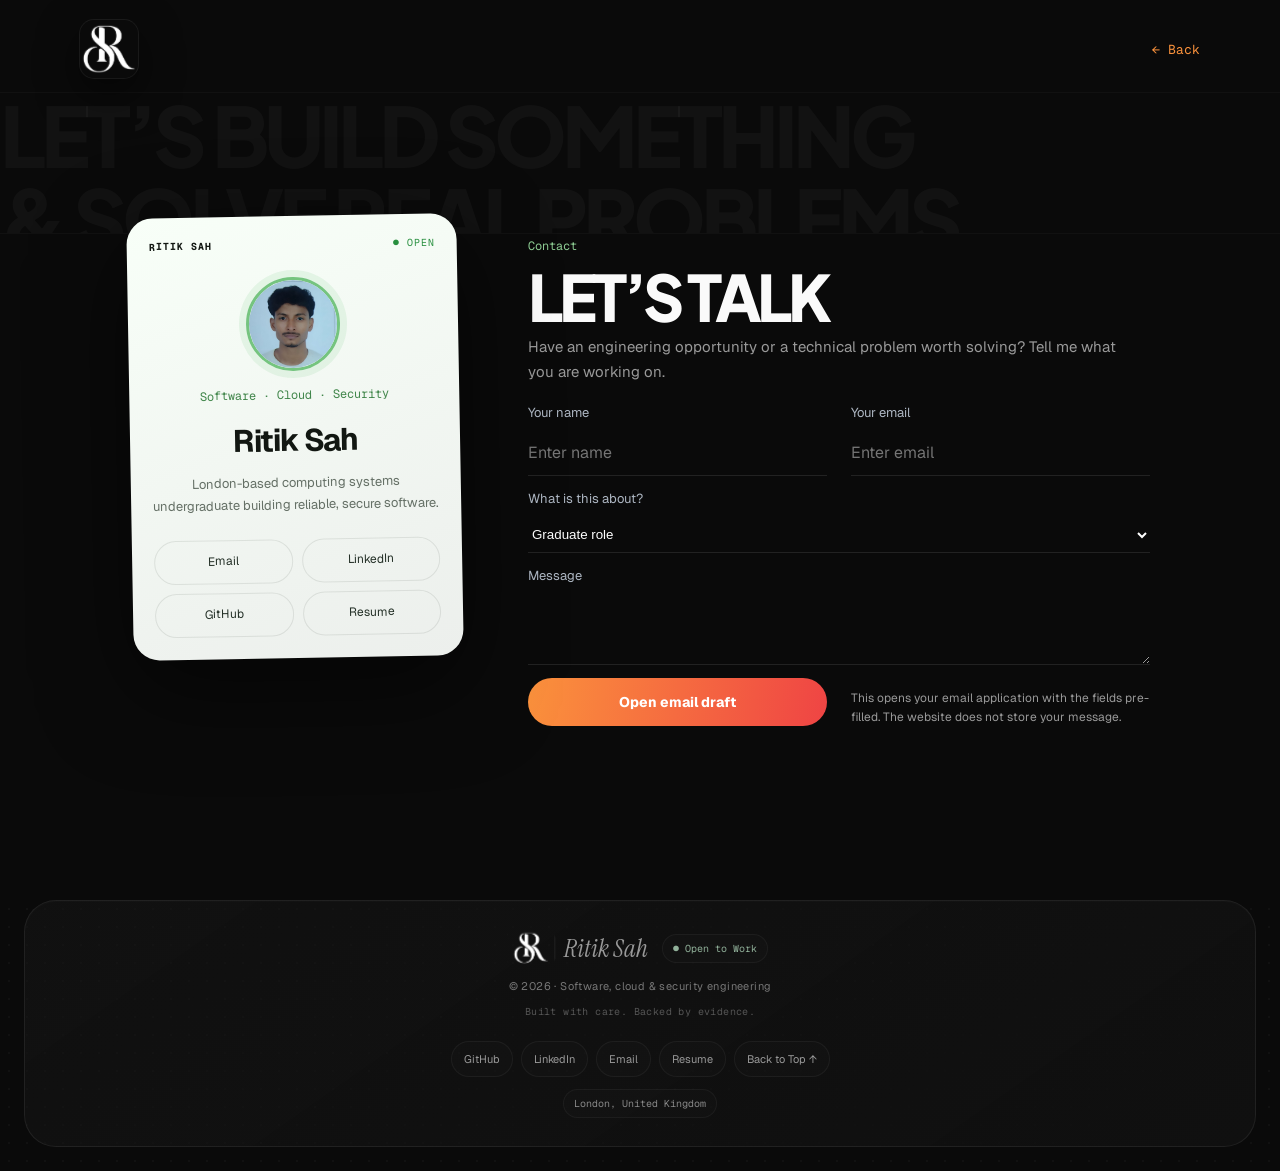
<file: contact/index.html>
<!doctype html>
<html lang="en">
<head>
<meta charset="utf-8">
<meta name="viewport" content="width=device-width,initial-scale=1">
<meta name="description" content="Contact Ritik Sah about graduate software, cloud and platform engineering opportunities.">
<title>Contact | Ritik Sah</title>
<link rel="preconnect" href="https://fonts.googleapis.com">
<link rel="preconnect" href="https://fonts.gstatic.com" crossorigin>
<link href="https://fonts.googleapis.com/css2?family=Geist:wght@400;500;600;700;800;900&family=Plus+Jakarta+Sans:wght@400;500;600;700;800&family=Geist+Mono:wght@400;700&family=Instrument+Serif:ital@0;1&display=swap" rel="stylesheet">
<link rel="stylesheet" href="../styles.css">
<link rel="stylesheet" href="../reference.css">
<link rel="stylesheet" href="../fidelity.css">
<link rel="stylesheet" href="../pages.css?v=12">
<link rel="icon" href="../assets/favicon-rs-v2-32.png" type="image/png" sizes="32x32">
<link rel="icon" href="../assets/favicon-rs-v2-192.png" type="image/png" sizes="192x192">
<link rel="apple-touch-icon" href="../assets/apple-touch-icon-rs-v2.png" sizes="180x180">
</head>
<body class="contact-page" id="top">
<a class="skip-link" href="#content">Skip to content</a>
<main class="inner-page shell" id="content">
<nav class="inner-nav">
<a class="mark contact-brand" href="../" aria-label="Ritik Sah home"><img src="../assets/rs-monogram-source.png" alt="" width="64" height="64"></a>
<a class="back-link" href="../">← Back</a>
</nav>
<div class="contact-backdrop" aria-hidden="true">LET’S BUILD SOMETHING<br>&amp; SOLVE REAL PROBLEMS</div>
<div class="contact-route-grid">
<aside class="contact-profile-card">
<div class="contact-profile-top">
<strong>RITIK SAH</strong>
<span>● OPEN</span>
</div>
<img src="../assets/ritik-sah-profile.jpeg" alt="Ritik Sah">
<p class="meta">Software · Cloud · Security</p>
<h1>Ritik Sah</h1>
<p>London-based computing systems undergraduate building reliable, secure software.</p>
<nav aria-label="Professional profiles">
<a href="mailto:ritiksah141@gmail.com">Email</a>
<a href="https://www.linkedin.com/in/ritik-sah-858015335/" target="_blank" rel="noreferrer">LinkedIn</a>
<a href="https://github.com/ritiksah141" target="_blank" rel="noreferrer">GitHub</a>
<a href="../resume/">Resume</a>
</nav>
</aside>
<section class="contact-route-form">
<p class="meta">Contact</p>
<h2>Let’s talk</h2>
<p>Have an engineering opportunity or a technical problem worth solving? Tell me what you are working on.</p>
<form class="contact-form-page" id="contact-form">
<div class="field">
<label for="name">Your name</label>
<input id="name" name="name" placeholder="Enter name" required>
</div>
<div class="field">
<label for="email">Your email</label>
<input id="email" name="email" type="email" placeholder="Enter email" required>
</div>
<div class="field">
<label for="topic">What is this about?</label>
<select id="topic" name="topic">
<option>Graduate role</option>
<option>Open-source collaboration</option>
<option>Project discussion</option>
<option>Other</option>
</select>
</div>
<div class="field">
<label for="message">Message</label>
<textarea id="message" name="message" required>
</textarea>
</div>
<button class="button primary" type="submit">Open email draft</button>
<p class="form-note">This opens your email application with the fields pre-filled. The website does not store your message.</p>
</form>
</section>
</div>
</main>
<footer class="reference-footer"><div class="footer-identity"><img class="footer-logo" src="../assets/rs-monogram-source.png" alt="" width="58" height="58"><strong>Ritik Sah</strong><span class="footer-status">● Open to Work</span></div><p>© <span id="year"></span> · Software, cloud &amp; security engineering</p><p class="footer-caption">Built with care. Backed by evidence.</p><nav class="footer-links" aria-label="Footer links"><a href="https://github.com/ritiksah141" target="_blank" rel="noreferrer">GitHub</a><a href="https://www.linkedin.com/in/ritik-sah-858015335/" target="_blank" rel="noreferrer">LinkedIn</a><a href="mailto:ritiksah141@gmail.com">Email</a><a href="../resume/">Resume</a><a href="#top">Back to Top ↑</a></nav><span class="footer-location">London, United Kingdom</span></footer>
<script>document.querySelector('#year').textContent=new Date().getFullYear();document.querySelector('#contact-form').addEventListener('submit',e=>{e.preventDefault();const f=new FormData(e.currentTarget),subject=encodeURIComponent(`${f.get('topic')} enquiry from ${f.get('name')}`),body=encodeURIComponent(`Name: ${f.get('name')}\nEmail: ${f.get('email')}\n\n${f.get('message')}`);location.href=`mailto:ritiksah141@gmail.com?subject=${subject}&body=${body}`})</script>
</body>
</html>
</file>
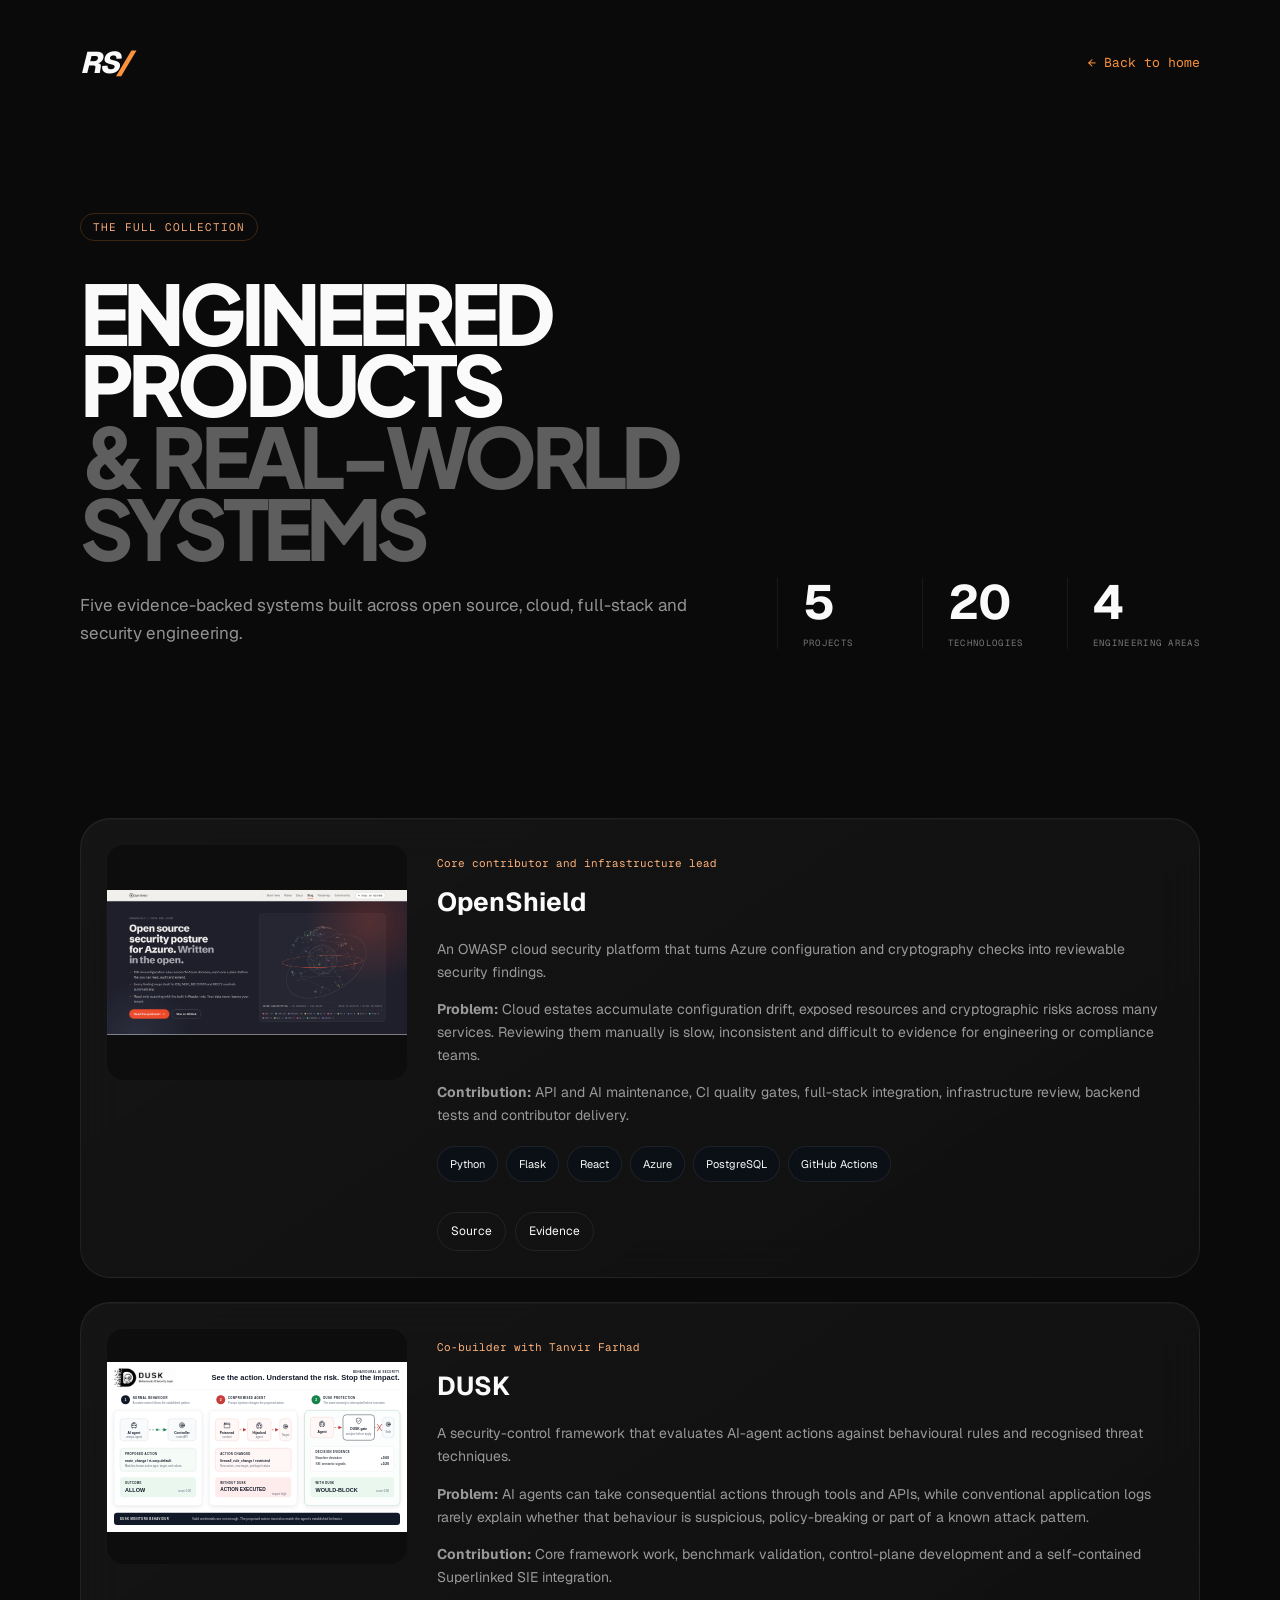
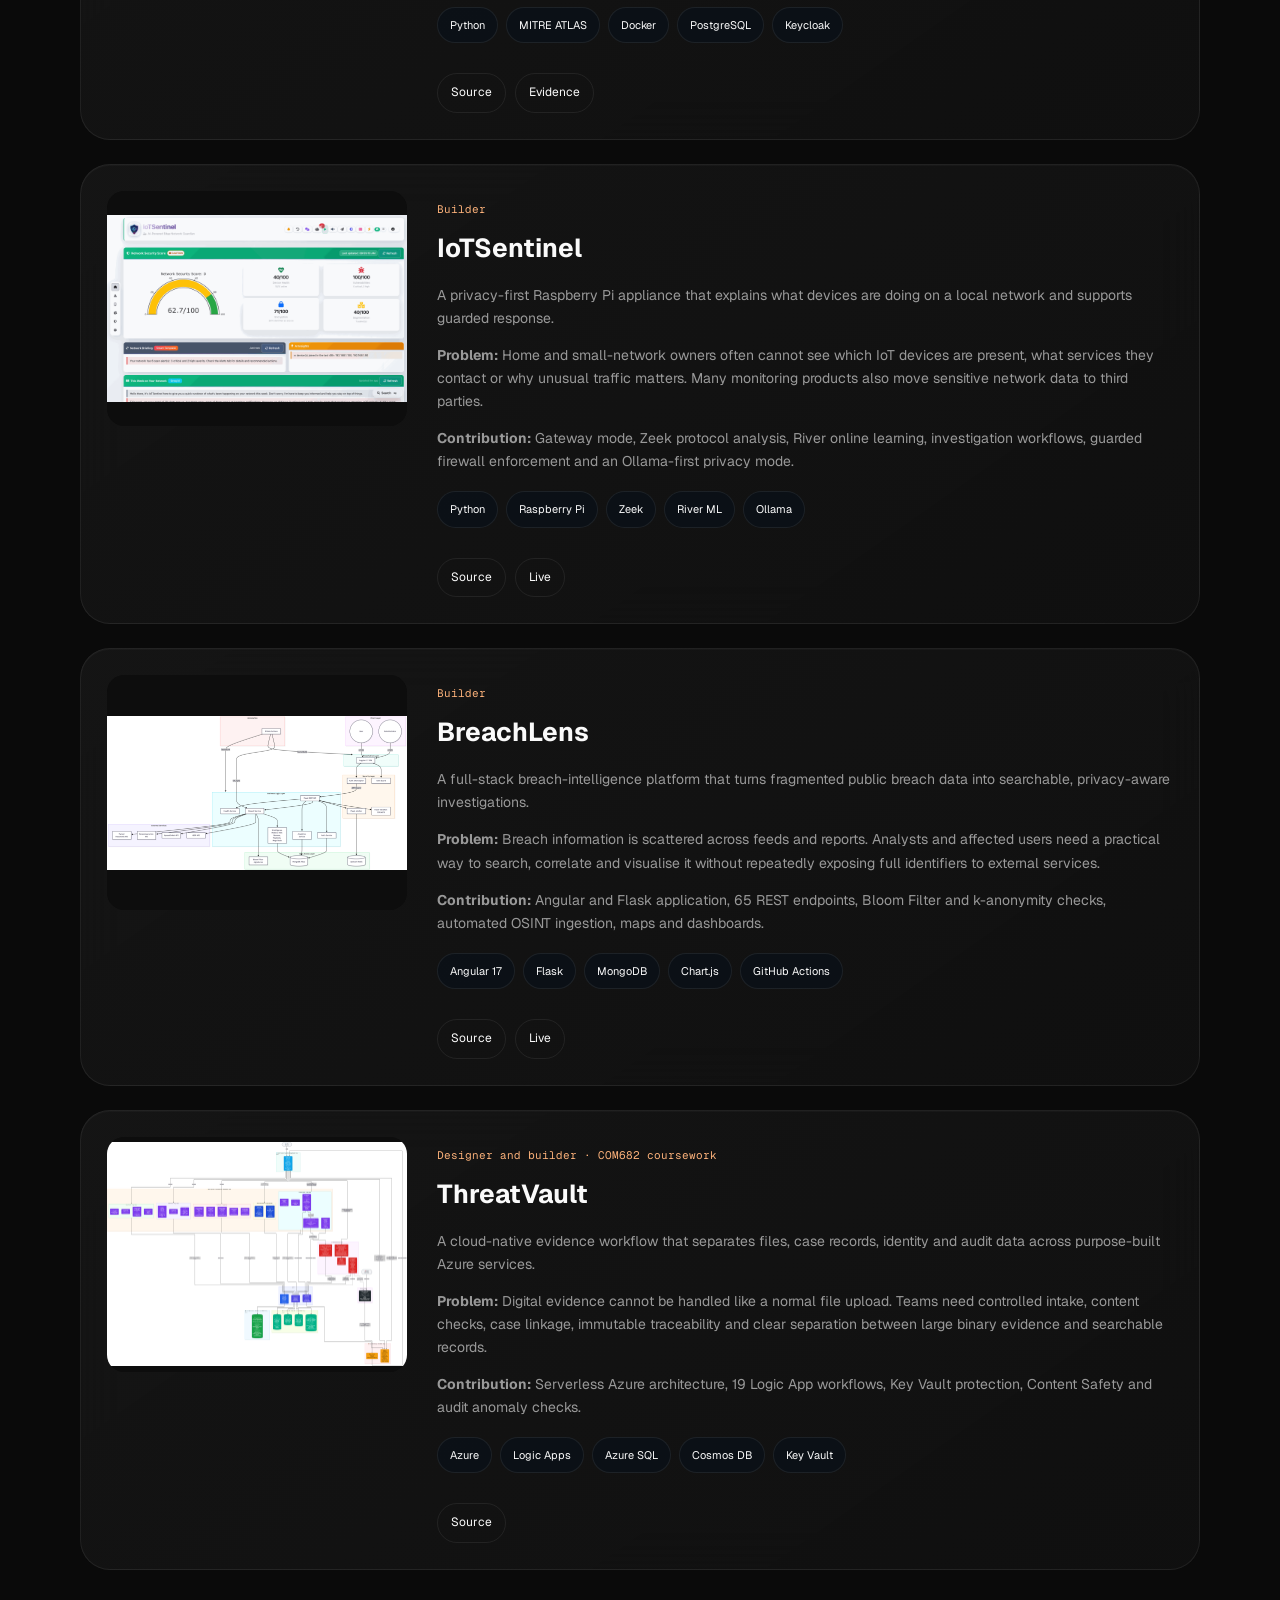
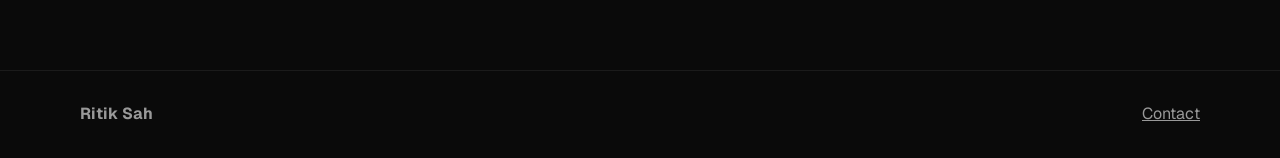
<file: projects/index.html>
<!doctype html><html lang="en"><head><meta charset="utf-8"><meta name="viewport" content="width=device-width,initial-scale=1"><meta name="description" content="Case studies from Ritik Sah across open source, cloud, full-stack and security engineering."><title>Projects | Ritik Sah</title><link rel="preconnect" href="https://fonts.googleapis.com"><link rel="preconnect" href="https://fonts.gstatic.com" crossorigin><link href="https://fonts.googleapis.com/css2?family=Geist:wght@400;500;600;700;800;900&family=Plus+Jakarta+Sans:wght@400;500;600;700;800&family=Geist+Mono:wght@400;700&family=Instrument+Serif:ital@0;1&display=swap" rel="stylesheet"><link rel="stylesheet" href="../styles.css"><link rel="stylesheet" href="../reference.css"><link rel="stylesheet" href="../fidelity.css"><link rel="stylesheet" href="../pages.css?v=9"><link rel="icon" href="../assets/favicon-rs-v2-32.png" type="image/png" sizes="32x32"><link rel="icon" href="../assets/favicon-rs-v2-192.png" type="image/png" sizes="192x192"><link rel="apple-touch-icon" href="../assets/apple-touch-icon-rs-v2.png" sizes="180x180"><script src="../data.js"></script></head><body class="projects-page"><a class="skip-link" href="#content">Skip to content</a><main class="inner-page shell" id="content"><nav class="inner-nav"><a class="mark" style="position:static" href="../">RS<span>/</span></a><a class="back-link" href="../#work">← Back to home</a></nav><header class="inner-hero projects-hero"><p class="meta">The full collection</p><div class="projects-hero-grid"><div><h1>Engineered<br>products<br><span>&amp; real-world systems</span></h1><p>Five evidence-backed systems built across open source, cloud, full-stack and security engineering.</p></div><div class="projects-route-stats" aria-label="Project archive overview"><div><strong>5</strong><span>Projects</span></div><div><strong>20</strong><span>Technologies</span></div><div><strong>4</strong><span>Engineering areas</span></div></div></div></header><div class="archive-grid" id="archive"></div></main><footer class="page-footer"><div class="shell"><strong>Ritik Sah</strong><a href="../contact/">Contact</a></div></footer><script>const root=document.querySelector('#archive');root.innerHTML=PORTFOLIO_DATA.projects.map(p=>`<article class="archive-card" id="${p.slug}"><div class="archive-visual">${p.image?`<img src="../${p.image}" alt="${p.name} architecture preview">`:`<strong>${p.name}</strong>`}</div><div><p class="meta">${p.role}</p><h2>${p.name}</h2><p>${p.summary}</p><p><strong>Problem:</strong> ${p.problem}</p><p><strong>Contribution:</strong> ${p.contribution}</p><div class="chips">${p.stack.map(s=>`<span>${s}</span>`).join('')}</div></div><div class="project-actions"><a href="${p.repo}" target="_blank" rel="noreferrer">Source</a>${p.proof?`<a href="${p.proof}" target="_blank" rel="noreferrer">Evidence</a>`:''}${p.live?`<a href="${p.live}" target="_blank" rel="noreferrer">Live</a>`:''}</div></article>`).join('')</script></body></html>
</file>
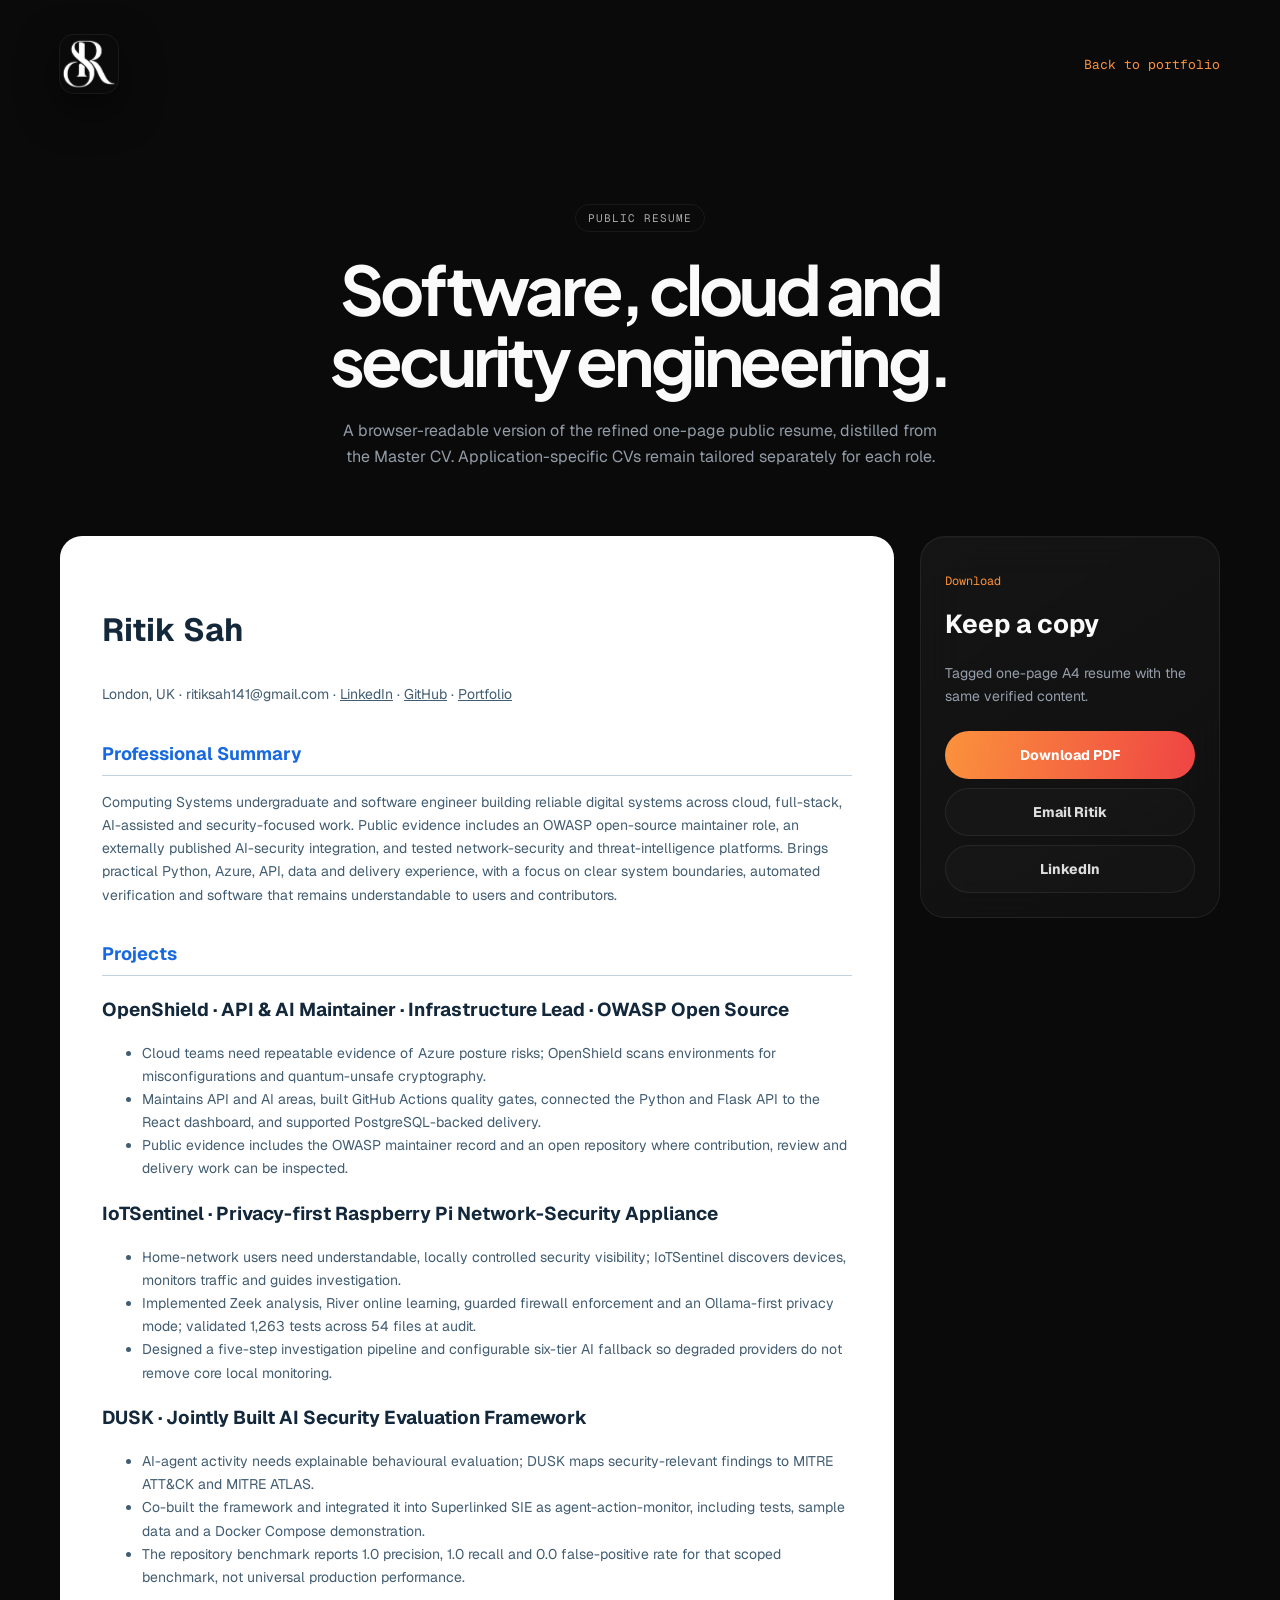
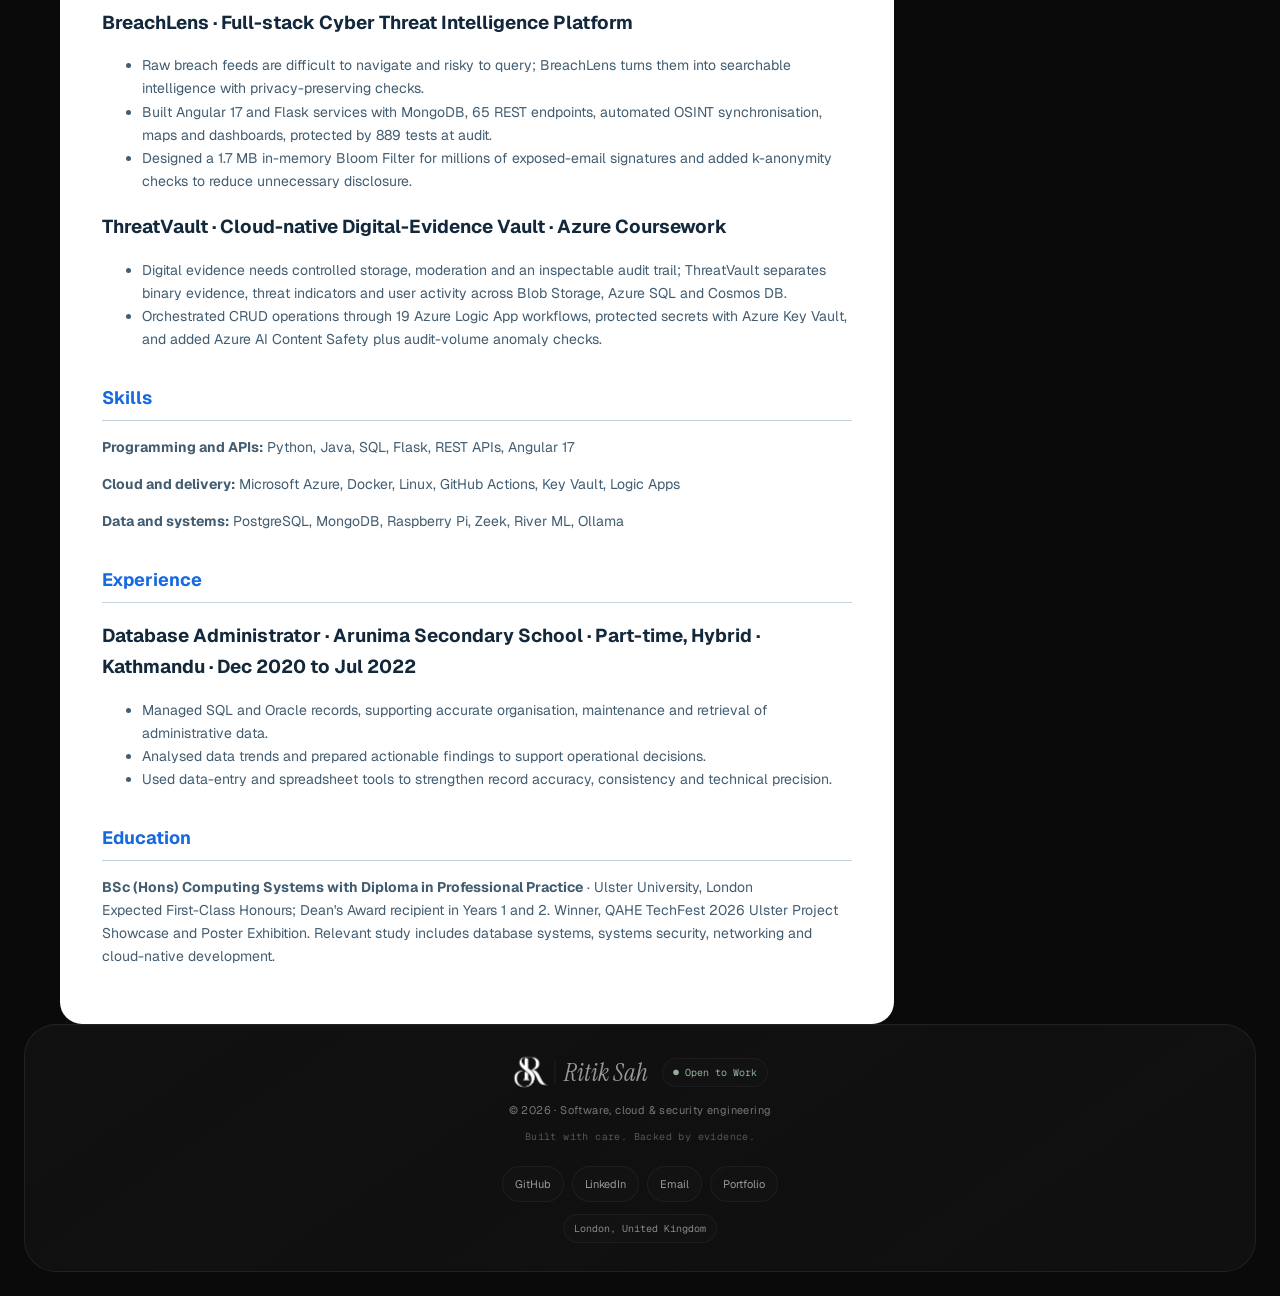
<file: resume/index.html>
<!doctype html><html lang="en"><head><meta charset="utf-8"><meta name="viewport" content="width=device-width,initial-scale=1"><meta name="description" content="Ritik Sah's public software engineering resume."><title>Resume | Ritik Sah</title><link rel="preconnect" href="https://fonts.googleapis.com"><link rel="preconnect" href="https://fonts.gstatic.com" crossorigin><link href="https://fonts.googleapis.com/css2?family=Geist:wght@400;500;600;700;800;900&family=Plus+Jakarta+Sans:wght@400;500;600;700;800&family=Geist+Mono:wght@400;700&family=Instrument+Serif:ital@0;1&display=swap" rel="stylesheet"><link rel="stylesheet" href="../styles.css"><link rel="stylesheet" href="../reference.css"><link rel="stylesheet" href="../fidelity.css"><link rel="stylesheet" href="../pages.css?v=9"><link rel="stylesheet" href="../refinement.css?v=10"><link rel="icon" href="../assets/favicon-rs-v2-32.png" type="image/png" sizes="32x32"><link rel="icon" href="../assets/favicon-rs-v2-192.png" type="image/png" sizes="192x192"><link rel="apple-touch-icon" href="../assets/apple-touch-icon-rs-v2.png" sizes="180x180"></head><body><a class="skip-link" href="#content">Skip to content</a><main class="inner-page shell" id="content"><nav class="inner-nav"><a class="mark logo-mark" style="position:static" href="../" aria-label="Ritik Sah home"><img src="../assets/rs-monogram-source.png" alt="" width="90" height="90"></a><a class="back-link" href="../">Back to portfolio</a></nav><header class="inner-hero"><p class="meta">Public resume</p><h1>Software, cloud and security engineering.</h1><p>A browser-readable version of the refined one-page public resume, distilled from the Master CV. Application-specific CVs remain tailored separately for each role.</p></header><div class="resume-layout"><article class="resume-sheet"><h1>Ritik Sah</h1><p>London, UK · ritiksah141@gmail.com · <a href="https://www.linkedin.com/in/ritik-sah-858015335/" target="_blank" rel="noreferrer">LinkedIn</a> · <a href="https://github.com/ritiksah141" target="_blank" rel="noreferrer">GitHub</a> · <a href="https://portfolio-lilac-ten-41.vercel.app/" target="_blank" rel="noreferrer">Portfolio</a></p><h2>Professional Summary</h2><p>Computing Systems undergraduate and software engineer building reliable digital systems across cloud, full-stack, AI-assisted and security-focused work. Public evidence includes an OWASP open-source maintainer role, an externally published AI-security integration, and tested network-security and threat-intelligence platforms. Brings practical Python, Azure, API, data and delivery experience, with a focus on clear system boundaries, automated verification and software that remains understandable to users and contributors.</p><h2>Projects</h2><h3>OpenShield · API &amp; AI Maintainer · Infrastructure Lead · OWASP Open Source</h3><ul><li>Cloud teams need repeatable evidence of Azure posture risks; OpenShield scans environments for misconfigurations and quantum-unsafe cryptography.</li><li>Maintains API and AI areas, built GitHub Actions quality gates, connected the Python and Flask API to the React dashboard, and supported PostgreSQL-backed delivery.</li><li>Public evidence includes the OWASP maintainer record and an open repository where contribution, review and delivery work can be inspected.</li></ul><h3>IoTSentinel · Privacy-first Raspberry Pi Network-Security Appliance</h3><ul><li>Home-network users need understandable, locally controlled security visibility; IoTSentinel discovers devices, monitors traffic and guides investigation.</li><li>Implemented Zeek analysis, River online learning, guarded firewall enforcement and an Ollama-first privacy mode; validated 1,263 tests across 54 files at audit.</li><li>Designed a five-step investigation pipeline and configurable six-tier AI fallback so degraded providers do not remove core local monitoring.</li></ul><h3>DUSK · Jointly Built AI Security Evaluation Framework</h3><ul><li>AI-agent activity needs explainable behavioural evaluation; DUSK maps security-relevant findings to MITRE ATT&amp;CK and MITRE ATLAS.</li><li>Co-built the framework and integrated it into Superlinked SIE as agent-action-monitor, including tests, sample data and a Docker Compose demonstration.</li><li>The repository benchmark reports 1.0 precision, 1.0 recall and 0.0 false-positive rate for that scoped benchmark, not universal production performance.</li></ul><h3>BreachLens · Full-stack Cyber Threat Intelligence Platform</h3><ul><li>Raw breach feeds are difficult to navigate and risky to query; BreachLens turns them into searchable intelligence with privacy-preserving checks.</li><li>Built Angular 17 and Flask services with MongoDB, 65 REST endpoints, automated OSINT synchronisation, maps and dashboards, protected by 889 tests at audit.</li><li>Designed a 1.7 MB in-memory Bloom Filter for millions of exposed-email signatures and added k-anonymity checks to reduce unnecessary disclosure.</li></ul><h3>ThreatVault · Cloud-native Digital-Evidence Vault · Azure Coursework</h3><ul><li>Digital evidence needs controlled storage, moderation and an inspectable audit trail; ThreatVault separates binary evidence, threat indicators and user activity across Blob Storage, Azure SQL and Cosmos DB.</li><li>Orchestrated CRUD operations through 19 Azure Logic App workflows, protected secrets with Azure Key Vault, and added Azure AI Content Safety plus audit-volume anomaly checks.</li></ul><h2>Skills</h2><p><strong>Programming and APIs:</strong> Python, Java, SQL, Flask, REST APIs, Angular 17</p><p><strong>Cloud and delivery:</strong> Microsoft Azure, Docker, Linux, GitHub Actions, Key Vault, Logic Apps</p><p><strong>Data and systems:</strong> PostgreSQL, MongoDB, Raspberry Pi, Zeek, River ML, Ollama</p><h2>Experience</h2><h3>Database Administrator · Arunima Secondary School · Part-time, Hybrid · Kathmandu · Dec 2020 to Jul 2022</h3><ul><li>Managed SQL and Oracle records, supporting accurate organisation, maintenance and retrieval of administrative data.</li><li>Analysed data trends and prepared actionable findings to support operational decisions.</li><li>Used data-entry and spreadsheet tools to strengthen record accuracy, consistency and technical precision.</li></ul><h2>Education</h2><p><strong>BSc (Hons) Computing Systems with Diploma in Professional Practice</strong> · Ulster University, London<br>Expected First-Class Honours; Dean's Award recipient in Years 1 and 2. Winner, QAHE TechFest 2026 Ulster Project Showcase and Poster Exhibition. Relevant study includes database systems, systems security, networking and cloud-native development.</p></article><aside class="resume-aside"><p class="meta">Download</p><h2>Keep a copy</h2><p class="muted">Tagged one-page A4 resume with the same verified content.</p><a class="button primary" href="../assets/Ritik_Sah_Public_Resume.pdf" download>Download PDF</a><a class="button" href="mailto:ritiksah141@gmail.com">Email Ritik</a><a class="button" href="https://www.linkedin.com/in/ritik-sah-858015335/" target="_blank" rel="noreferrer">LinkedIn</a></aside></div></main><footer class="reference-footer"><div class="footer-identity"><img class="footer-logo" src="../assets/rs-monogram-source.png" alt="" width="58" height="58"><strong>Ritik Sah</strong><span class="footer-status">● Open to Work</span></div><p>© 2026 · Software, cloud &amp; security engineering</p><p class="footer-caption">Built with care. Backed by evidence.</p><nav class="footer-links" aria-label="Footer links"><a href="https://github.com/ritiksah141" target="_blank" rel="noreferrer">GitHub</a><a href="https://www.linkedin.com/in/ritik-sah-858015335/" target="_blank" rel="noreferrer">LinkedIn</a><a href="mailto:ritiksah141@gmail.com">Email</a><a href="../">Portfolio</a></nav><span class="footer-location">London, United Kingdom</span></footer></body></html>
</file>
<file: styles.css>
:root{--navy:#071426;--navy2:#0a1d35;--panel:#0d2440;--paper:#eef7ff;--muted:#9eb3c8;--line:rgba(178,211,238,.18);--cyan:#30d8ff;--blue:#4d78ff;--violet:#9575ff;--radius:26px;--max:1320px}*{box-sizing:border-box}html{scroll-behavior:smooth}body{margin:0;background:var(--navy);color:var(--paper);font-family:Manrope,system-ui,sans-serif;line-height:1.65;overflow-x:hidden}body::before{content:"";position:fixed;inset:0;z-index:-4;background:radial-gradient(circle at 52% 12%,rgba(48,216,255,.09),transparent 28%),linear-gradient(180deg,#071426,#06101e 50%,#071426)}.noise{position:fixed;inset:0;z-index:999;pointer-events:none;opacity:.045;background-image:url("data:image/svg+xml,%3Csvg viewBox='0 0 180 180' xmlns='http://www.w3.org/2000/svg'%3E%3Cfilter id='n'%3E%3CfeTurbulence type='fractalNoise' baseFrequency='.9' numOctaves='2' stitchTiles='stitch'/%3E%3C/filter%3E%3Crect width='100%25' height='100%25' filter='url(%23n)' opacity='.45'/%3E%3C/svg%3E")}a{color:inherit}button,input{font:inherit}.shell{width:min(var(--max),calc(100% - 48px));margin:auto}.sr-only{position:absolute;width:1px;height:1px;padding:0;margin:-1px;overflow:hidden;clip:rect(0,0,0,0);white-space:nowrap;border:0}.skip-link{position:fixed;top:-80px;left:18px;z-index:1000;background:var(--paper);color:var(--navy);padding:10px 15px;border-radius:10px}.skip-link:focus{top:18px}:focus-visible{outline:3px solid var(--cyan);outline-offset:4px}.site-header{position:fixed;top:20px;left:0;right:0;z-index:100;display:flex;justify-content:center;pointer-events:none}.mark,.status,.pill-nav,.menu-toggle{pointer-events:auto}.mark{position:fixed;top:28px;left:max(24px,calc((100vw - var(--max))/2));font-weight:800;font-size:22px;text-decoration:none;letter-spacing:-.08em}.mark span{color:var(--cyan)}.pill-nav{display:flex;gap:3px;padding:6px;border:1px solid var(--line);border-radius:999px;background:rgba(7,20,38,.74);backdrop-filter:blur(18px);box-shadow:0 18px 50px rgba(0,0,0,.28)}.pill-nav a{padding:9px 15px;border-radius:999px;color:var(--muted);font-size:13px;font-weight:700;text-decoration:none}.pill-nav a:hover,.pill-nav a.active{background:var(--paper);color:var(--navy)}.status{position:fixed;top:30px;right:max(24px,calc((100vw - var(--max))/2));display:flex;gap:9px;align-items:center;color:var(--muted);font:12px Geist Mono,monospace;text-decoration:none}.status i{width:8px;height:8px;border-radius:50%;background:var(--cyan);box-shadow:0 0 15px var(--cyan)}.menu-toggle{display:none}.hero{position:relative;min-height:100svh;display:grid;place-items:center;overflow:hidden;padding:130px 24px 100px}.hero-core{position:relative;z-index:2;text-align:center;max-width:1180px}.hero-kicker{margin:0 0 18px;color:var(--cyan);font:13px Geist Mono,monospace}.hero h1{margin:0;font-size:clamp(60px,9.4vw,144px);line-height:.83;letter-spacing:-.085em;text-transform:uppercase}.hero h1 span{display:block}.hero .stroke{color:transparent;-webkit-text-stroke:1.2px rgba(238,247,255,.64)}.hero-copy{max-width:730px;margin:34px auto 0;color:#c1d2e2;font-size:clamp(16px,1.6vw,20px)}.hero-actions,.contact-actions{display:flex;justify-content:center;flex-wrap:wrap;gap:10px;margin-top:28px}.button{display:inline-flex;min-height:48px;align-items:center;justify-content:center;padding:0 20px;border:1px solid var(--line);border-radius:999px;background:rgba(13,36,64,.7);color:var(--paper);font-weight:750;font-size:14px;text-decoration:none;transition:.2s}.button:hover{transform:translateY(-2px);border-color:var(--cyan)}.button.primary{background:var(--cyan);color:#04101d;border-color:var(--cyan)}.social-dock{display:flex;justify-content:center;gap:10px;margin-top:24px}.social-dock a{display:grid;place-items:center;width:42px;height:42px;border:1px solid var(--line);border-radius:50%;text-decoration:none;font:700 13px Geist Mono,monospace;background:rgba(7,20,38,.7)}.hero-side{position:absolute;color:#7690a9;font:10px/1.7 Geist Mono,monospace;text-transform:uppercase;letter-spacing:.09em}.hero-side-left{left:4vw;top:25%}.hero-side-right{right:4vw;bottom:23%;text-align:right}.orbit{position:absolute;border:1px solid rgba(48,216,255,.12);border-radius:50%;inset:15% 5%;transform:rotate(-8deg)}.orbit-b{inset:7% 22%;transform:rotate(21deg);border-color:rgba(149,117,255,.15)}.signal-horizon{position:absolute;bottom:-9vw;left:50%;width:130vw;aspect-ratio:4/1;transform:translateX(-50%);border:2px solid var(--cyan);border-radius:50%;box-shadow:0 -3px 22px rgba(48,216,255,.7),0 -60px 140px rgba(48,216,255,.16)}.signal-horizon span{position:absolute;inset:-12px 12%;border-top:1px solid var(--violet);border-radius:50%}.scroll-cue{position:absolute;bottom:25px;z-index:3;color:var(--muted);font:11px Geist Mono,monospace;text-decoration:none}.proof-band{display:grid;grid-template-columns:repeat(4,1fr);border-block:1px solid var(--line);background:#08182b}.proof-band article{padding:29px 28px;border-right:1px solid var(--line)}.proof-band article:last-child{border:0}.proof-band strong,.proof-band span{display:block}.proof-band strong{font-size:24px;color:var(--cyan)}.proof-band span{color:var(--muted);font-size:13px}.section{padding:130px 0}.section-heading{max-width:780px;margin-bottom:55px}.section-heading>p:first-child,.meta{color:var(--cyan);font:12px Geist Mono,monospace}.section-heading h2{margin:6px 0 0;font-size:clamp(38px,5.5vw,76px);line-height:.98;letter-spacing:-.055em}.split-heading{display:grid;grid-template-columns:1fr 3fr;max-width:none;align-items:start;gap:24px}.split-heading>p:first-child{grid-row:1/3}.split-heading .lede{max-width:600px;color:var(--muted);font-size:17px}.bento{display:grid;grid-template-columns:repeat(12,1fr);gap:14px}.bento-card{position:relative;min-height:260px;padding:28px;border:1px solid var(--line);border-radius:var(--radius);background:linear-gradient(145deg,rgba(17,48,83,.75),rgba(8,25,45,.86));overflow:hidden}.bento-card h3{margin:5px 0 8px;font-size:28px;letter-spacing:-.04em}.bento-card p{color:var(--muted)}.intro-card{grid-column:span 7;display:flex;align-items:flex-end;gap:22px}.avatar{display:grid;place-items:center;flex:0 0 140px;aspect-ratio:1;border-radius:36% 64% 58% 42%;background:linear-gradient(135deg,var(--cyan),var(--blue));color:var(--navy);font-size:43px;font-weight:800}.map-card{grid-column:span 5}.system-map{position:relative;display:grid;grid-template-columns:1fr 1fr;gap:40px 22px;margin-top:34px}.system-map span{position:relative;z-index:2;padding:12px;border:1px solid var(--line);border-radius:10px;background:#0a2039;text-align:center;font:11px Geist Mono,monospace}.system-map i{position:absolute;inset:16px 25%;border:1px dashed var(--cyan);border-radius:50%}.feature-card{grid-column:span 5}.feature-card a{color:var(--cyan)}.principle-card{grid-column:span 7;background:linear-gradient(135deg,#163256,#16214b)}blockquote{margin:38px 0 0;max-width:650px;font-size:clamp(24px,3vw,42px);line-height:1.15;letter-spacing:-.04em}.stack-card{grid-column:span 8}.chips{display:flex;flex-wrap:wrap;gap:8px;margin-top:30px}.chips span,.filter-row button{padding:8px 12px;border:1px solid var(--line);border-radius:999px;background:rgba(6,16,30,.45);font-size:13px}.contact-card{grid-column:span 4;display:flex;flex-direction:column;justify-content:flex-end;text-decoration:none;background:var(--cyan);color:var(--navy)}.contact-card span{font-size:14px}.contact-card strong{font-size:42px;letter-spacing:-.05em}.expertise{background:#eef7ff;color:#071426}.expertise .section-heading>p:first-child{color:#2659ca}.expertise-layout{display:grid;grid-template-columns:1fr 2fr;gap:55px}.expertise-tabs{display:flex;flex-direction:column}.expertise-tabs button{padding:20px 0;border:0;border-bottom:1px solid rgba(7,20,38,.15);background:none;color:#587087;text-align:left;font-size:18px}.expertise-tabs button[aria-selected=true]{color:#071426;font-weight:800}.expertise-panel{min-height:350px;padding:38px;border-radius:var(--radius);background:#071426;color:var(--paper)}.expertise-panel h3{margin:0;font-size:38px}.expertise-panel p{color:#afc5d8;font-size:17px}.evidence-list{display:grid;grid-template-columns:1fr 1fr;gap:10px;margin-top:30px}.evidence-list span{padding:13px 15px;border:1px solid var(--line);border-radius:12px;font:12px Geist Mono,monospace}.filter-row{display:flex;flex-wrap:wrap;gap:8px;margin-bottom:28px}.filter-row button{color:var(--muted);cursor:pointer}.filter-row button.active{background:var(--cyan);color:var(--navy);border-color:var(--cyan)}.project-grid{display:grid;grid-template-columns:repeat(2,1fr);gap:18px}.project-card{position:relative;min-height:570px;border:1px solid var(--line);border-radius:30px;background:#0a1a30;overflow:hidden}.project-art{height:300px;position:relative;display:grid;place-items:center;background:linear-gradient(145deg,#102d4c,#071426);overflow:hidden}.project-art img{width:84%;height:84%;object-fit:contain;filter:drop-shadow(0 25px 40px rgba(0,0,0,.3))}.project-art .type-art{font-size:clamp(46px,7vw,100px);font-weight:800;letter-spacing:-.08em;color:transparent;-webkit-text-stroke:1px rgba(238,247,255,.55)}.project-card:nth-child(2n) .project-art{background:linear-gradient(145deg,#211d52,#0c1731)}.project-card-body{padding:26px}.project-card .tags{display:flex;gap:6px;flex-wrap:wrap}.project-card .tags span{font:10px Geist Mono,monospace;color:var(--cyan)}.project-card h3{margin:10px 0 7px;font-size:31px}.project-card p{margin:0;color:var(--muted)}.project-actions{display:flex;gap:9px;margin-top:20px}.project-actions button,.project-actions a{padding:9px 13px;border:1px solid var(--line);border-radius:999px;background:transparent;color:var(--paper);font-size:12px;text-decoration:none;cursor:pointer}.section-action{text-align:center;margin-top:36px}.journey{background:#091a2f}.journey-grid{display:grid;grid-template-columns:1fr 1.4fr;gap:80px}.sticky-heading{position:sticky;top:130px;align-self:start}.timeline{margin:0;padding:0;list-style:none}.timeline li{display:grid;grid-template-columns:120px 1fr;gap:28px;padding:38px 0;border-bottom:1px solid var(--line)}.timeline time{color:var(--cyan);font:12px Geist Mono,monospace}.timeline h3{margin:0;font-size:27px}.timeline p{color:var(--muted)}.skill-rails{border-block:1px solid var(--line)}.skill-rails>div{display:flex;align-items:center;gap:28px;min-width:max-content;padding:24px 0;border-bottom:1px solid var(--line);overflow:hidden}.skill-rails>div:last-child{border:0}.skill-rails strong{width:190px;color:var(--cyan)}.skill-rails span{font-size:24px;font-weight:700;color:#b7c8d8}.values{background:#eef7ff;color:#071426}.values .section-heading>p:first-child{color:#2659ca}.value-grid{display:grid;grid-template-columns:repeat(4,1fr);gap:12px}.value-grid article{min-height:360px;padding:23px;border:1px solid rgba(7,20,38,.13);border-radius:24px;background:white}.value-grid h3{font-size:23px}.value-grid p{color:#5d7184}.mini-viz{height:140px;border-radius:17px;background:#e7f1fa;position:relative;overflow:hidden}.bars{display:flex;align-items:end;gap:8px;padding:22px}.bars i{flex:1;background:#2c66e5;border-radius:4px 4px 0 0}.bars i:nth-child(1){height:30%}.bars i:nth-child(2){height:50%}.bars i:nth-child(3){height:42%}.bars i:nth-child(4){height:75%}.bars i:nth-child(5){height:94%;background:#15bfe8}.nodes i{position:absolute;width:18px;height:18px;border-radius:50%;background:#2c66e5}.nodes i:nth-child(1){left:18%;top:26%}.nodes i:nth-child(2){right:19%;top:19%}.nodes i:nth-child(3){left:44%;bottom:17%}.nodes i:nth-child(4){right:13%;bottom:28%;background:#15bfe8}.pulse{display:grid;place-items:center}.pulse i{width:58px;height:58px;border:2px solid #2c66e5;border-radius:50%;box-shadow:0 0 0 18px rgba(44,102,229,.13),0 0 0 38px rgba(44,102,229,.07)}.log{padding:21px;display:grid;gap:8px}.log span{padding:6px 9px;border-radius:8px;background:#d8e8f6;font:12px Geist Mono,monospace}.contact-section{text-align:center;overflow:hidden}.contact-wrap{position:relative}.contact-wrap h2{max-width:1000px;margin:12px auto;font-size:clamp(47px,7vw,100px);line-height:.96;letter-spacing:-.065em}.contact-wrap::before{content:"";position:absolute;width:620px;height:620px;left:50%;top:40%;transform:translate(-50%,-50%);z-index:-1;background:radial-gradient(circle,rgba(48,216,255,.18),transparent 67%)}footer{padding:30px 0;border-top:1px solid var(--line);color:var(--muted)}footer .shell{display:flex;justify-content:space-between}.utility-dock{position:fixed;right:24px;bottom:22px;z-index:90;display:flex;gap:8px}.utility-dock button{padding:11px 15px;border:1px solid var(--line);border-radius:999px;background:rgba(7,20,38,.86);backdrop-filter:blur(14px);color:var(--paper);cursor:pointer}.utility-dock span{color:var(--cyan)}dialog{border:1px solid var(--line);padding:0;color:var(--paper);background:#071426;box-shadow:0 30px 100px rgba(0,0,0,.65)}dialog::backdrop{background:rgba(2,8,16,.72);backdrop-filter:blur(8px)}.tool-dialog{width:min(760px,calc(100% - 28px));border-radius:22px;overflow:hidden}.dialog-bar{display:flex;align-items:center;justify-content:space-between;padding:13px 16px;border-bottom:1px solid var(--line);background:#0d2440}.dialog-bar>div{display:flex;gap:6px}.dialog-bar i{width:9px;height:9px;border-radius:50%;background:#ff6577}.dialog-bar i:nth-child(2){background:#ffc45d}.dialog-bar i:nth-child(3){background:#37d788}.dialog-bar button,.dialog-close{border:0;background:none;color:var(--muted);cursor:pointer}.terminal-output{height:400px;padding:20px;overflow:auto;font:13px/1.8 Geist Mono,monospace;color:#bfcee0}.terminal-output b,.terminal-output a{color:var(--cyan)}.terminal-form{display:flex;gap:9px;padding:15px 20px;border-top:1px solid var(--line);font:13px Geist Mono,monospace}.terminal-form label{color:var(--cyan)}.terminal-form input{flex:1;border:0;outline:0;background:transparent;color:var(--paper);font:inherit}.chat-dialog{max-width:560px}.chat-intro{padding:12px 18px;color:var(--muted);font-size:13px;border-bottom:1px solid var(--line)}.chat-messages{height:320px;overflow:auto;padding:18px;display:flex;flex-direction:column;gap:10px}.chat-messages>div{max-width:86%;padding:11px 13px;border-radius:15px;background:#102d4c}.chat-messages .user{align-self:flex-end;background:#2550bb}.prompt-row{display:flex;gap:6px;padding:0 18px 12px;overflow:auto}.prompt-row button{white-space:nowrap;border:1px solid var(--line);border-radius:999px;background:transparent;color:var(--muted);padding:7px 10px;font-size:11px}.chat-form{display:flex;padding:13px;border-top:1px solid var(--line)}.chat-form input{flex:1;border:0;background:#0d2440;color:white;padding:12px;border-radius:10px 0 0 10px}.chat-form button{border:0;background:var(--cyan);color:var(--navy);padding:0 15px;border-radius:0 10px 10px 0;font-weight:800}.project-dialog{width:min(850px,calc(100% - 28px));max-height:88vh;border-radius:24px;padding:38px;overflow:auto}.dialog-close{position:absolute;right:18px;top:16px}.project-dialog h2{font-size:45px;margin:10px 0}.project-dialog .dialog-grid{display:grid;grid-template-columns:1fr 1fr;gap:20px}.project-dialog p,.project-dialog li{color:var(--muted)}
@media(max-width:900px){.status{display:none}.split-heading{grid-template-columns:1fr}.split-heading>p:first-child{grid-row:auto}.bento-card{grid-column:span 12}.intro-card{grid-column:span 12}.expertise-layout,.journey-grid{grid-template-columns:1fr}.sticky-heading{position:static}.project-grid{grid-template-columns:1fr}.value-grid{grid-template-columns:1fr 1fr}.hero-side{display:none}.proof-band{grid-template-columns:1fr 1fr}.skill-rails{overflow:auto}}
@media(max-width:650px){.shell{width:min(100% - 28px,var(--max))}.site-header{justify-content:flex-end;padding-right:14px}.mark{left:18px}.menu-toggle{display:block;border:1px solid var(--line);border-radius:999px;background:#0b2039;color:white;padding:9px 14px}.pill-nav{position:fixed;left:14px;right:14px;top:70px;display:none;flex-direction:column;border-radius:20px}.pill-nav.open{display:flex}.hero{padding-inline:14px}.hero h1{font-size:clamp(50px,18vw,86px)}.hero .stroke{-webkit-text-stroke:.8px rgba(238,247,255,.65)}.proof-band{grid-template-columns:1fr}.proof-band article{border-right:0;border-bottom:1px solid var(--line)}.section{padding:90px 0}.section-heading h2{font-size:44px}.intro-card{display:block}.avatar{width:100px;margin-bottom:30px}.expertise-tabs{overflow:auto;flex-direction:row}.expertise-tabs button{white-space:nowrap;padding:14px}.evidence-list,.project-dialog .dialog-grid{grid-template-columns:1fr}.value-grid{grid-template-columns:1fr}.timeline li{grid-template-columns:1fr}.contact-wrap h2{font-size:49px}.utility-dock{left:14px;right:14px;justify-content:flex-end}footer .shell{gap:10px;flex-direction:column}.project-dialog{padding:28px 20px}.skill-rails>div{gap:18px}.skill-rails strong{width:150px}.skill-rails span{font-size:18px}}
@media(prefers-reduced-motion:reduce){html{scroll-behavior:auto}*,*::before,*::after{animation-duration:.01ms!important;transition-duration:.01ms!important}}
.inner-page{padding-top:150px;min-height:100vh}.inner-nav{display:flex;align-items:center;justify-content:space-between;margin-bottom:70px}.inner-nav a{text-decoration:none}.back-link{color:var(--cyan);font:13px Geist Mono,monospace}.inner-hero{max-width:940px;margin-bottom:70px}.inner-hero h1{margin:10px 0 20px;font-size:clamp(52px,8vw,110px);line-height:.9;letter-spacing:-.07em}.inner-hero>p:last-child{max-width:720px;color:var(--muted);font-size:19px}.resume-layout{display:grid;grid-template-columns:minmax(0,1fr) 300px;gap:30px;align-items:start}.resume-sheet{background:white;color:#13283b;padding:45px;border-radius:20px}.resume-sheet h2{margin-top:32px;color:#1769e0;font-size:20px;border-bottom:1px solid #c2d2de;padding-bottom:7px}.resume-sheet h3{margin-bottom:3px}.resume-sheet p,.resume-sheet li{color:#425d71}.resume-aside{position:sticky;top:110px;padding:24px;border:1px solid var(--line);border-radius:20px;background:var(--panel)}.resume-aside .button{width:100%;margin-top:9px}.archive-grid{display:grid;gap:18px}.archive-card{display:grid;grid-template-columns:240px 1fr auto;gap:25px;align-items:center;padding:25px;border:1px solid var(--line);border-radius:24px;background:#0a1a30}.archive-visual{height:170px;display:grid;place-items:center;border-radius:17px;background:linear-gradient(145deg,#11375d,#121741);overflow:hidden}.archive-visual img{width:90%;height:90%;object-fit:contain}.archive-visual strong{font-size:38px;letter-spacing:-.06em}.archive-card h2{margin:5px 0}.archive-card p{color:var(--muted)}.contact-grid{display:grid;grid-template-columns:1fr 1.1fr;gap:24px}.contact-options{display:grid;gap:12px}.contact-option{padding:24px;border:1px solid var(--line);border-radius:20px;text-decoration:none;background:#0a1a30}.contact-option strong,.contact-option span{display:block}.contact-option span{color:var(--muted);margin-top:5px}.contact-form-page{padding:28px;border:1px solid var(--line);border-radius:24px;background:#0a1a30}.field{display:grid;gap:7px;margin-bottom:17px}.field input,.field textarea,.field select{width:100%;border:1px solid var(--line);border-radius:12px;background:#071426;color:white;padding:13px}.field textarea{min-height:150px;resize:vertical}.form-note{color:var(--muted);font-size:13px}.page-footer{margin-top:100px}
@media(max-width:800px){.resume-layout,.contact-grid{grid-template-columns:1fr}.resume-aside{position:static}.archive-card{grid-template-columns:1fr}.resume-sheet{padding:26px}.inner-page{padding-top:100px}.inner-nav{margin-bottom:45px}}
</file>
<file: reference.css>
/* Reference composition: dark canvas, compact headline, inset bento. */
:root{--navy:#090c10;--navy2:#11151b;--panel:#151a21;--paper:#fafafa;--muted:#979da6;--line:#ffffff12;--cyan:#60c7fa;--blue:#387bc2;--max:1120px}
body::before{background:#090c10}.noise{opacity:.02}.section{padding:100px 0}.shell{width:min(1120px,calc(100% - 64px))}.site-header{top:25px}.mark{left:4.5vw;top:35px;font-style:italic;font-size:30px}.pill-nav{background:#101216b8;border-color:#ffffff30;padding:5px 12px;min-width:560px;justify-content:space-between;box-shadow:inset 0 0 0 4px #0003}.pill-nav a{font-size:14px;font-weight:500;padding:7px 17px}.pill-nav a.active,.pill-nav a:hover{color:white;background:#ffffff0c;box-shadow:0 0 0 1px #ffffff10}.status{right:0;top:31vh;padding:22px 12px;border:1px solid #ffffff20;border-radius:18px 0 0 18px;writing-mode:vertical-rl;font-size:10px;letter-spacing:2px;background:#101216;min-height:245px}.hero{min-height:720px;height:100svh;padding:130px 20px 135px;isolation:isolate}.hero-core{width:800px;max-width:85vw}.hero h1{font-size:clamp(65px,8.4vw,118px);font-weight:800;letter-spacing:-.065em;line-height:1.04;color:#fff;text-shadow:0 0 14px #ffffff22}.hero h1 .hero-row{display:flex;justify-content:center;align-items:center;gap:24px;white-space:nowrap}.hero-row:nth-child(1){padding-left:60px}.hero-row:nth-child(2){padding-right:42px}.hero-row:nth-child(3){padding-left:55px}.inline-social{display:inline-flex;width:48px;height:48px;flex:0 0 48px;color:#ffffff29;transition:color .2s,transform .2s}.inline-social:hover{color:var(--cyan);transform:translateY(-3px)}.inline-social svg{width:100%;height:100%}.hero-side{font-size:10px;line-height:1.8;color:#909399;letter-spacing:1.2px;width:220px}.hero-side-left{left:9%;top:15%;text-align:right}.hero-side-right{right:9%;bottom:21%;text-align:left}.hero-actions{margin-top:42px}.resume-button{background:#0e1013;border-color:#60c7fa70;box-shadow:0 0 45px #47baff12;min-width:215px;gap:22px;font-size:16px}.resume-button span{font-size:25px;font-weight:400}.signal-horizon{width:125vw;height:300px;aspect-ratio:auto;bottom:-220px;border-width:3px;box-shadow:0 -3px 10px #84d6ff77,0 -20px 80px #1d8ed03b;background:#090c10;z-index:-1}.signal-horizon::before{content:'';position:absolute;left:30%;right:30%;height:70px;top:-70px;background:radial-gradient(ellipse at bottom,#a4e5ffbb,#208bd33b 30%,transparent 70%);filter:blur(12px)}.signal-horizon span{border-color:#438abd55;inset:23px 0}.hero-stars{position:absolute;inset:0;z-index:-2;background-image:radial-gradient(circle at 15% 25%,#ffffff88 1px,transparent 2px),radial-gradient(circle at 80% 13%,#ffffff88 1px,transparent 2px),radial-gradient(circle at 65% 69%,#ffffff55 1px,transparent 2px);background-size:570px 420px,780px 550px,430px 700px}.utility-dock{left:0;right:0;bottom:24px;padding:0 24px 0 6.3%;justify-content:space-between;pointer-events:none}.utility-dock button{pointer-events:auto;width:56px;height:56px;border-radius:50%;font-size:0;background:linear-gradient(145deg,#ffffff1c,#ffffff0b);box-shadow:inset 0 1px 5px #ffffff15;border-color:#ffffff25}.utility-dock button span{font-size:22px;color:white}.section-heading,.split-heading{display:block;text-align:center;max-width:800px;margin:0 auto 55px}.section-heading>p:first-child{display:inline-block;color:#aeb7c1;font-size:11px;letter-spacing:2px;text-transform:uppercase}.section-heading h2{font-size:clamp(34px,4.5vw,58px);letter-spacing:-.045em;line-height:1.1}.section-heading h2 em,.together-tile em{font-family:Georgia,serif;font-weight:400}.section-heading .lede{font-size:15px;margin:16px auto;color:#989da5;max-width:640px}#about{width:100%;padding-inline:max(24px,calc((100vw - 944px)/2));border-top:1px solid #ffffff15;border-radius:60px 60px 0 0;background:#0b0e12}.reference-bento{display:grid;grid-template-columns:repeat(4,minmax(0,1fr));grid-template-rows:60px 160px 160px 215px;gap:24px}.reference-bento .bento-card{min-height:0;padding:24px;border-radius:30px;background:linear-gradient(130deg,#191d2399,#12151bb3);border:1px solid #ffffff09;box-shadow:inset 0 2px 3px #ffffff05;text-decoration:none}.reference-bento .meta{font-size:10px;letter-spacing:1.5px;text-transform:uppercase;color:#89909a;margin:0 0 7px}.reference-bento h3{font-size:22px;margin:0;line-height:1.2}.reference-bento p{font-size:14px;line-height:1.5}.profile-tile{grid-column:1/3;grid-row:1/3;display:flex;gap:24px;align-items:center}.profile-tile .avatar{flex:0 0 140px;border-radius:28px 0 28px 0;background:linear-gradient(130deg,#203a52,#0b1622);color:#96d8fb}.profile-tile h3{font-size:32px}.ticker-tile{grid-column:3/5;white-space:nowrap;overflow:hidden;font:11px Geist Mono,monospace;color:#929aa5;letter-spacing:2px;text-transform:uppercase;display:flex;align-items:center}.maintainer-tile{grid-column:3;grid-row:2}.maintainer-tile strong{display:block;font-size:28px}.maintainer-tile>span{display:block;font-size:12px;color:var(--muted)}.showcase-tile{grid-column:4;grid-row:2;position:relative}.showcase-tile img{position:absolute;right:24px;top:15px;width:110px;height:65px;object-fit:cover;object-position:top;transform:rotate(4deg);border-radius:9px;opacity:.75}.showcase-tile .meta{margin-top:65px}.tools-tile{grid-column:1;grid-row:3}.tools-tile .chips{margin-top:10px;gap:6px}.tools-tile .chips span{font-size:10px;padding:2px 7px;background:#ffffff05}.disciplines-tile{grid-column:2/4;grid-row:3;display:flex;align-items:center;gap:28px}.disciplines-tile .chips{margin:0;display:grid;grid-template-columns:1fr 1fr}.disciplines-tile .chips span{font-size:11px;padding:5px 12px}.profiles-tile{grid-column:4;grid-row:3}.profile-socials{display:flex;gap:9px;margin-bottom:15px}.profile-socials .inline-social{width:36px;height:36px;flex-basis:36px;padding:8px;border:1px solid #ffffff15;border-radius:12px;color:#b0b6bf}.evidence-tile{grid-column:1/3;grid-row:4;display:grid;grid-template-columns:repeat(3,1fr);gap:10px}.evidence-tile>div{background:linear-gradient(#ffffff02,#0005);border-radius:20px;display:flex;flex-direction:column;justify-content:center;text-align:center}.evidence-tile strong{font-size:26px;letter-spacing:-1px}.evidence-tile span{font:9px/1.8 Geist Mono,monospace;text-transform:uppercase;color:#818a96;margin-top:7px}.together-tile{grid-column:3/5;grid-row:4}.together-tile>span{font-size:25px;color:#626973}.together-tile h3{font-size:36px}.together-tile p{margin-top:12px}.expertise,.values,.journey{background:#0b0e12;color:var(--paper)}.expertise .section-heading>p:first-child,.values .section-heading>p:first-child{color:#aeb7c1}.expertise-layout{grid-template-columns:320px 1fr;gap:24px}.expertise-tabs{background:#13171e;border-radius:24px;padding:18px;border:1px solid var(--line)}.expertise-tabs button{color:#929ba7;border-color:#ffffff10;padding:23px 16px;font-size:16px}.expertise-tabs button[aria-selected=true]{color:white;background:#60c7fa0d;border-radius:12px}.expertise-panel{background:linear-gradient(130deg,#151b24,#10141a);border:1px solid var(--line)}.expertise-panel h3{font-size:30px}.expertise-panel p{font-size:15px;color:#9ba6b3}.project-grid{grid-template-columns:repeat(3,1fr);gap:24px}.project-card{min-height:480px;border-radius:24px;background:#14181f}.project-art{height:210px;background:#111820}.project-card-body{padding:22px}.project-card h3{font-size:24px}.project-card p{font-size:14px}.project-art .type-art{font-size:43px}.filter-row{justify-content:center;margin-bottom:40px}.filter-row button.active{background:#60c7fa1c;color:#aae2ff;border-color:#60c7fa45}.value-grid article{background:#151a21;color:white;border-color:#ffffff10}.value-grid p{color:#a1a9b3}.mini-viz{background:#0c1118}.skill-rails strong{font-size:12px}.skill-rails span{font-size:20px}.contact-wrap h2{font-size:clamp(45px,6vw,80px)}
@media(max-width:1000px){.hero-side-left{left:5%;top:15%;width:150px}.hero-side-right{right:5%;width:170px}.hero h1{font-size:8.6vw}.reference-bento{gap:16px}.profile-tile .avatar{flex-basis:100px}.reference-bento .bento-card{padding:20px}.project-grid{grid-template-columns:repeat(2,1fr)}}
@media(max-width:620px){.shell{width:calc(100% - 32px)}.pill-nav{min-width:0}.hero{min-height:680px;height:100svh;padding:130px 10px 150px}.hero-core{max-width:100%;width:100%}.hero h1{font-size:12.8vw;letter-spacing:-.065em}.hero h1 .hero-row{gap:12px;padding:0}.inline-social{width:28px;height:28px;flex-basis:28px}.hero-side{display:block;font-size:8px;line-height:1.7;width:145px}.hero-side-left{left:20px;top:105px;text-align:left}.hero-side-right{right:20px;bottom:122px}.hero-actions{margin-top:32px}.resume-button{min-width:185px;min-height:46px;font-size:14px}.signal-horizon{width:200vw;bottom:-240px}.status{display:none}.reference-bento{grid-template-columns:repeat(2,minmax(0,1fr));grid-template-rows:auto;gap:14px}.reference-bento .bento-card{grid-column:auto;grid-row:auto;padding:22px;min-height:150px}.reference-bento .profile-tile{grid-column:1/3;min-height:215px}.reference-bento .ticker-tile{grid-column:1/3;min-height:50px;padding:16px}.reference-bento .disciplines-tile,.reference-bento .evidence-tile,.reference-bento .together-tile{grid-column:1/3}.reference-bento .evidence-tile{min-height:190px}.profile-tile h3{font-size:29px}.reference-bento .tools-tile,.reference-bento .profiles-tile{min-height:170px}.expertise-layout{grid-template-columns:1fr}.expertise-tabs{overflow:auto;flex-direction:row}.expertise-tabs button{padding:12px}.project-grid{grid-template-columns:1fr}.utility-dock{padding:0 16px}.section{padding:75px 0}#about{padding-inline:16px;border-radius:35px 35px 0 0}.section-heading h2{font-size:36px}}
</file>
<file: fidelity.css>
/* Measured reference typography, neutral glass surfaces and warm accents. */
:root{--navy:#0a0a0a;--navy2:#111;--panel:#171717;--paper:#fafafa;--muted:#999;--cyan:#fb923c;--blue:#ef4444;--line:#ffffff12}
body{font-family:Geist,system-ui,sans-serif}body::before{background:#0a0a0a}
.hero h1{font-family:"Plus Jakarta Sans",sans-serif;font-size:clamp(65px,8vw,118px)}
.section-heading h2{font-family:Geist,sans-serif;font-weight:800}
.section-heading h2 em,.together-tile em{font-family:"Instrument Serif",Georgia,serif}
.hero-side,.meta,.project-eyebrow,.ticker-tile,.evidence-tile span,.skill-rails strong{font-family:"Geist Mono",monospace}
#about,.expertise,.values,.journey{background:#0a0a0a}
.reference-bento .bento-card,.expertise-panel,.expertise-tabs,.credential-card,.timeline li>div,.github-panel,.value-grid article{background:linear-gradient(135deg,#1b1b1ba6,#111111d9);backdrop-filter:blur(24px)}
.pill-nav,.status{background:#151515a6;backdrop-filter:blur(24px)}
.pill-nav{position:relative;isolation:isolate;overflow:hidden;background:transparent;border-color:transparent}
.pill-nav::before{content:"";position:absolute;left:50%;top:50%;z-index:-2;width:150%;aspect-ratio:1;background:conic-gradient(from 0deg,transparent 0 40%,#ffffff75 49%,transparent 58% 100%);animation:navbar-border-spin 6s linear infinite;transform:translate(-50%,-50%)}
.pill-nav::after{content:"";position:absolute;inset:1px;z-index:-1;border-radius:inherit;background:#151515e8;box-shadow:inset 0 0 0 3px #0003}
@keyframes navbar-border-spin{to{transform:translate(-50%,-50%) rotate(360deg)}}
@media(prefers-reduced-motion:reduce){.pill-nav::before{animation:none}}
.resume-button{border-color:#fb923c40;background:linear-gradient(110deg,#171717,#1a110b);box-shadow:0 0 35px #fb923c12}
.signal-horizon{background:#0a0a0a;border-color:#f58a4da8;box-shadow:0 -2px 8px #ff9b61c7,0 -18px 68px #ef6d2f45}
.signal-horizon::before{background:radial-gradient(ellipse at bottom,#ffb079c7,#e95e2d50 31%,transparent 70%)}
.signal-horizon span{border-color:#b94c2d3d}
#work{width:min(1280px,calc(100% - 48px))}
#work .section-heading{max-width:1000px;margin-bottom:48px}
#work .section-heading h2{font-size:clamp(44px,7.5vw,96px);line-height:1.1;font-weight:900;letter-spacing:-.05em;margin:36px 0 25px}
#work .section-heading h2::after{content:"";display:block;width:62px;height:3px;background:#fb923c;margin:28px auto}
#work .lede{max-width:690px;font-size:17px;line-height:1.7}
.work-stats{display:flex;justify-content:center;margin:48px auto 0;max-width:650px}
.work-stats>div{flex:1;border-right:1px solid #ffffff12;padding:0 22px}.work-stats>div:last-child{border:0}
.work-stats strong{display:block;font-size:56px;line-height:1.15;letter-spacing:-.06em;font-weight:900}
.work-stats span{display:block;text-transform:uppercase;letter-spacing:1.5px;color:#777;font-size:11px;font-weight:700;margin-top:14px}
.filter-row{width:fit-content;max-width:100%;margin:0 auto 56px;padding:4px;border:1px solid #ffffff0d;border-radius:999px;gap:4px}
.filter-row button{border:0;background:none;border-radius:999px;padding:7px 24px;font-size:13px;color:#aaa}
.filter-row button.active{background:white;color:#111;border:0}
.project-grid{gap:32px}.project-card{padding:14px;border:1px solid #ffffff14;border-radius:34px;background:#111;box-shadow:inset 0 1px 1px #ffffff0d}
.project-art{height:auto;aspect-ratio:1.65;border-radius:24px;overflow:hidden;background:#171717}
.project-art img{width:100%;height:100%;object-fit:cover}
.project-card-body{padding:22px 9px 9px}
.project-eyebrow{font-size:9px;letter-spacing:1.3px;text-transform:uppercase;color:#fb923c;white-space:nowrap;overflow:hidden;text-overflow:ellipsis}
.project-title-row{display:flex;justify-content:space-between;align-items:center;gap:10px}.project-title-row h3{font-size:20px;margin:3px 0 0}
.quick-detail{border-radius:50%;width:32px;height:32px;background:#ffffff08;border:1px solid #ffffff12;color:#aaa;cursor:pointer;flex-shrink:0}
.project-card p{font-size:13px;line-height:1.65;display:-webkit-box;-webkit-line-clamp:2;-webkit-box-orient:vertical;overflow:hidden;margin:14px 0}
.stack-pills{display:flex;flex-wrap:wrap;gap:6px;margin-bottom:20px}.stack-pills span{font-size:10px;padding:3px 10px;border:1px solid #ffffff0d;background:#ffffff04;border-radius:999px}
.project-card .project-actions{border-top:1px solid #ffffff0a;display:flex;gap:10px;padding-top:14px}
.project-card .project-actions a{flex:1;text-align:center;white-space:nowrap;font-size:11px;padding:7px 10px;border-radius:999px;background:#222;border:1px solid #ffffff13;text-decoration:none}
.project-card .project-actions .project-primary{background:linear-gradient(100deg,#fb923c,#ef4444);color:white;border:0;box-shadow:0 5px 20px #ef444426}
.answer-sources a,.credential-card a,.credential-card .meta,.credential-symbol,.timeline time,#github-events a{color:#fcb577}
.chat-dialog{background:#111111eb;backdrop-filter:blur(30px)}.dialog-bar{background:#ffffff06}
@media(max-width:620px){.hero h1{font-size:12.8vw}#work{width:calc(100% - 32px)}#work .section-heading h2{font-size:44px}.work-stats>div{padding:0 10px}.work-stats strong{font-size:36px}.work-stats span{font-size:8px;letter-spacing:.7px}.filter-row{flex-wrap:wrap;justify-content:center;border-radius:22px}.filter-row button{padding:7px 12px}.project-grid{gap:24px}}
/* Floating assistant and centered sandbox follow the reference's distinct surfaces. */
#chat-dialog{position:fixed;z-index:1200;inset:auto 24px 24px auto;margin:0;width:380px;height:600px;max-height:calc(100dvh - 48px);max-width:calc(100vw - 32px);padding:0;border-radius:26px;border:1px solid #ffffff26;background:#171717ed;box-shadow:0 20px 90px #0005;backdrop-filter:blur(32px);transform-origin:bottom right}
#chat-dialog[open]{display:flex;flex-direction:column;animation:assistant-open .32s cubic-bezier(.16,1,.3,1)}
#chat-dialog::backdrop{background:transparent;backdrop-filter:none}
#chat-dialog .dialog-bar{padding:16px 20px;min-height:72px;border-bottom:1px solid #ffffff12}
.assistant-heading{display:flex;gap:12px;align-items:center}.assistant-heading strong{font-size:14px;font-weight:600}.assistant-heading small{display:block;color:#929292;font-size:11px;font-weight:400}.assistant-symbol{display:grid;place-items:center;width:40px;height:40px;border-radius:50%;background:#ffffff0a;border:1px solid #ffffff14;font-size:22px}
#chat-dialog [data-close],#terminal-dialog [data-close]{display:grid;place-items:center;width:32px;height:32px;border-radius:50%;background:#ffffff08;border:1px solid #ffffff0d;color:#999;font-size:21px;padding:0}
#chat-dialog .chat-messages{flex:1;min-height:0;max-height:none;height:auto;padding:16px;overflow:auto}
#chat-dialog .bot{max-width:85%;margin:0 0 15px 37px;padding:12px 16px;border-radius:20px 20px 20px 5px;background:#ffffff0b;border:1px solid #ffffff08;color:#ddd;font-size:14px;line-height:1.45;position:relative}
#chat-dialog .bot::before{content:"✧";position:absolute;left:-38px;top:0;width:27px;height:27px;border:1px solid #ffffff10;border-radius:50%;display:grid;place-items:center;background:#ffffff06;color:#aaa}
#chat-dialog .user{font-size:14px;background:#ffffff13;color:white;border-radius:18px 18px 5px 18px}
#chat-dialog .prompt-row{padding:10px 16px 12px;display:flex;flex-wrap:wrap;gap:8px}
#chat-dialog .prompt-row button{border:1px solid #ffffff12;border-radius:999px;background:#ffffff08;font-size:11px;padding:9px 12px;color:#aaa}
#chat-dialog .chat-form{display:flex;padding:9px 16px 16px;gap:9px;border-top:1px solid #ffffff0b}
#chat-dialog .chat-form input{min-width:0;flex:1;background:#ffffff0b;border:1px solid #ffffff26;border-radius:999px;color:#eee;padding:13px 18px;font-size:13px}
#chat-dialog .chat-form button{width:40px;height:40px;align-self:center;flex-shrink:0;background:#ffffff08;border:1px solid #ffffff0d;border-radius:50%;color:#aaa}
#terminal-dialog{width:650px;max-width:calc(100vw - 40px);height:560px;max-height:calc(100dvh - 60px);padding:0;border-radius:32px;border:1px solid #a8dbaa30;background:#0c0d0ee8;backdrop-filter:blur(32px);box-shadow:0 30px 100px #0009;color:#a5a5a5;font-family:"Geist Mono",monospace}
#terminal-dialog[open]{display:flex;flex-direction:column;animation:sandbox-open .4s cubic-bezier(.16,1,.3,1)}
#terminal-dialog::backdrop{background:#0009;backdrop-filter:blur(7px)}
#terminal-dialog .dialog-bar{min-height:60px;padding:15px 20px;border-bottom:1px solid #ffffff09;font-size:13px}
.terminal-shortcuts{display:flex;gap:7px;align-items:center;padding:10px 20px;border-bottom:1px solid #ffffff08;overflow:auto;flex-shrink:0}
.terminal-shortcuts span{font-size:9px;color:#666;margin-right:5px}.terminal-shortcuts button{font-family:inherit;font-size:10px;padding:5px 10px;border:1px solid #ffffff0b;border-radius:7px;background:#ffffff04;color:#999;cursor:pointer}
#terminal-dialog .terminal-output{flex:1;min-height:0;height:auto;padding:20px 24px;font-size:12px;overflow:auto}
.terminal-banner{font-size:clamp(36px,8vw,82px);line-height:1.2;font-weight:800;letter-spacing:-5px;color:#76b765;text-shadow:2px 2px 0 #21411e,-1px -1px 0 #a4d18d;background:repeating-linear-gradient(0deg,#76b765 0 3px,#3d6833 3px 4px);background-clip:text;-webkit-background-clip:text;-webkit-text-fill-color:transparent}
.terminal-online,#terminal-dialog .terminal-form label{color:#88c87c}
#terminal-dialog .terminal-form{display:flex;gap:9px;border-top:1px solid #ffffff09;background:#ffffff02;padding:17px;font-size:12px}
#terminal-dialog .terminal-form input{min-width:0;flex:1;color:#ddd}
@keyframes assistant-open{from{opacity:0;transform:translateY(22px) scale(.94)}to{opacity:1;transform:none}}
@keyframes sandbox-open{from{opacity:0;transform:translateY(25px) scale(.92)}to{opacity:1;transform:none}}
@media(max-width:480px){#chat-dialog{right:16px;bottom:16px;height:600px}#terminal-dialog{max-width:calc(100vw - 20px);border-radius:24px}.terminal-shortcuts{padding-inline:12px}#terminal-dialog .terminal-form{padding:12px;font-size:10px}}
@media(prefers-reduced-motion:reduce){#chat-dialog[open],#terminal-dialog[open]{animation:none}}
.reveal-on-entry{opacity:0;transform:translateY(28px);transition:opacity .75s ease var(--reveal-delay,0ms),transform .75s cubic-bezier(.16,1,.3,1) var(--reveal-delay,0ms)}
.reveal-on-entry.is-revealed,.reveal-on-entry:focus-within{opacity:1;transform:translateY(0)}
.work-heading-visual{display:block;transition:opacity .24s ease,transform .24s ease,filter .24s ease}
.work-heading-visual.phrase-exit{opacity:0;transform:translateY(-12px);filter:blur(5px)}
.motion-paused .reveal-on-entry{opacity:1;transform:none;transition:none}
.motion-paused *, .motion-paused *::before,.motion-paused *::after{animation-play-state:paused!important}
@media(prefers-reduced-motion:reduce){.reveal-on-entry{opacity:1;transform:none;transition:none}.work-heading-visual{transition:none}}
.contact-section{position:relative;isolation:isolate;overflow:hidden;background:#0a0a0a;padding:110px 0 125px}
.contact-wrap{text-align:center;max-width:1100px;margin:auto}
.contact-badge{display:inline-block;padding:3px 12px;border:1px solid #ffffff12;border-radius:999px;background:#ffffff04;color:#76b8a1;text-transform:uppercase;font-size:12px;font-weight:600;letter-spacing:.5px}
.contact-wrap h2{font-family:Geist,sans-serif;font-size:clamp(42px,7.5vw,96px);line-height:1.14;font-weight:800;letter-spacing:-.055em;margin:25px 0}
.contact-invitation{max-width:850px;margin:28px auto 44px;font:italic 27px/1.5 "Instrument Serif",Georgia,serif;color:#ddd}
.contact-invitation em{color:#c36b61}.contact-invitation em:last-child{color:#749aab}
.contact-actions{justify-content:center}.contact-cta{gap:25px;min-width:210px;border:1px solid #fb923c66;border-radius:999px;background:linear-gradient(110deg,#111,#17110d);box-shadow:inset 0 0 0 3px #0005;font-size:16px;color:white}.contact-cta span{font-size:25px;font-weight:400}
.contact-mesh{position:absolute;z-index:-1;left:20%;top:25%;width:60%;height:290px;background-image:radial-gradient(#ffffff36 .7px,transparent 1px);background-size:9px 9px;transform:perspective(550px) rotateX(50deg) rotateZ(-8deg);border-radius:50%;mask-image:radial-gradient(ellipse,#000,transparent 68%);animation:contact-wave 12s ease-in-out infinite alternate}
.contact-wrap::before{background:radial-gradient(circle,#ffffff09,transparent 67%)}
@keyframes contact-wave{to{transform:perspective(550px) rotateX(65deg) rotateZ(8deg) translateY(15px)}}
.reference-footer{display:block;width:calc(100% - 48px);margin:0 auto 24px;padding:28px 24px;border:1px solid #ffffff12;border-radius:32px;background:linear-gradient(145deg,#17171788,#101010);text-align:center;box-shadow:inset 0 1px 2px #ffffff06}
.footer-identity{display:flex;justify-content:center;align-items:center;gap:14px}.footer-identity strong{font:italic 25px "Instrument Serif",Georgia,serif}
.footer-status,.footer-location{display:inline-block;font:10px "Geist Mono",monospace;color:#8a8a8a;border:1px solid #ffffff0b;background:#ffffff03;padding:7px 10px;border-radius:999px}
.footer-status{color:#91b19a}.reference-footer p{margin:10px 0 0;color:#777;font-size:11px;letter-spacing:.4px}.reference-footer .footer-caption{font:10px "Geist Mono",monospace;color:#555}
.footer-links{display:flex;flex-wrap:wrap;justify-content:center;gap:8px;margin:23px 0 12px}.footer-links a{padding:8px 12px;background:#ffffff03;border:1px solid #ffffff0c;border-radius:999px;color:#999;text-decoration:none;font-size:11px}.footer-links a:hover{color:white;border-color:#ffffff30}
@media(max-width:620px){.contact-section{padding:80px 0 90px}.contact-wrap h2{font-size:44px}.contact-invitation{font-size:23px}.contact-mesh{width:90%;left:5%}.reference-footer{width:calc(100% - 32px);padding:28px 16px}.footer-identity{flex-wrap:wrap;gap:8px}}
@media(prefers-reduced-motion:reduce){.contact-mesh{animation:none}}
/* Section-specific hierarchy measured from the reference at desktop width. */
#about>.section-heading{max-width:944px}
#about>.section-heading{margin-bottom:clamp(150px,20vh,245px)}
#about>.section-heading h2{font-family:"Plus Jakarta Sans",sans-serif;font-size:clamp(58px,7.5vw,108px);font-weight:800;line-height:1.02;white-space:nowrap}
#expertise .section-heading h2,.values .section-heading h2{font-size:clamp(36px,4.7vw,60px)}
#skills .section-heading h2,#journey .section-heading h2,#github-activity .section-heading h2{font-size:clamp(38px,5.6vw,72px)}
.section-heading>p:first-child{padding:4px 12px;border:1px solid #ffffff12;border-radius:999px;background:#ffffff03}
@media(max-width:620px){#about>.section-heading{margin-bottom:70px}#about>.section-heading h2{font-size:44px;white-space:normal}#skills .section-heading h2,#journey .section-heading h2,#github-activity .section-heading h2{font-size:38px}}

/* Reference-matched alternating story timeline. */
.journey{--journey-accent:#b34cff;position:relative;overflow:hidden}
.journey .sticky-heading{margin-bottom:85px}
.journey .section-heading>p:first-child{color:#d59aff;border-color:#b34cff45;background:#b34cff0c}
.journey .section-heading h2{font-size:clamp(58px,7vw,94px);letter-spacing:-.065em}
.journey .timeline{position:relative;display:flex;flex-direction:column;gap:12px;width:min(900px,100%);margin:auto}
.journey .timeline::before{content:"";position:absolute;left:50%;top:10px;bottom:10px;width:2px;background:linear-gradient(180deg,#b34cff,#b34cff45 84%,transparent);box-shadow:0 0 18px #b34cff70;transform:translateX(-50%)}
.journey .timeline li{position:relative;display:grid;grid-template-columns:1fr 70px 1fr;align-items:start;min-height:235px;padding:0;border:0}
.journey .timeline li::before{content:"";position:absolute;left:50%;top:39px;width:10px;height:10px;border:2px solid #d9a5ff;border-radius:50%;background:#b34cff;box-shadow:0 0 0 6px #b34cff1c,0 0 22px #b34cff;transform:translateX(-50%);z-index:2}
.journey .timeline time{grid-column:1;justify-self:end;margin:23px 20px 0 0;padding:4px 0;background:none;color:#c26fff;font:700 12px "Geist Mono",monospace;text-transform:uppercase;letter-spacing:1px}
.journey .timeline li>div{grid-column:1;grid-row:1;margin:58px 36px 0 0;padding:0;border:0;background:none!important;backdrop-filter:none;min-height:0;text-align:right}
.journey .timeline li:nth-child(even) time{grid-column:3;justify-self:start;margin-left:20px;margin-right:0}
.journey .timeline li:nth-child(even)>div{grid-column:3;margin:58px 0 0 36px;text-align:left}
.journey .timeline h3{margin:0 0 12px;font-size:22px;letter-spacing:-.025em}
.journey .timeline p{max-width:360px;margin:0 0 0 auto;color:#888;font-size:14px;line-height:1.65}
.journey .timeline li:nth-child(even) p{margin-left:0;margin-right:auto}
.timeline-icon{position:absolute;top:20px;left:calc(50% - 72px);display:grid;place-items:center;width:34px;height:34px;border:1px solid #b34cff30;border-radius:10px;background:#b34cff0d;color:#c46fff;font:13px "Geist Mono",monospace}
.journey .timeline li:nth-child(even) .timeline-icon{left:calc(50% + 38px)}
.timeline-continuation{text-align:center;margin:26px 0 0;color:#b9a0c8;font:11px "Geist Mono",monospace;text-transform:uppercase;letter-spacing:2px}
@media(max-width:620px){.journey .sticky-heading{margin-bottom:55px}.journey .section-heading h2{font-size:48px}.journey .timeline::before{left:18px}.journey .timeline li{display:block;min-height:0;padding:0 0 58px 56px}.journey .timeline li::before{left:18px;top:10px}.journey .timeline time,.journey .timeline li:nth-child(even) time{display:block;margin:0 0 11px;padding:0}.journey .timeline li>div,.journey .timeline li:nth-child(even)>div{margin:0;text-align:left}.journey .timeline p,.journey .timeline li:nth-child(even) p{margin:0}.timeline-icon,.journey .timeline li:nth-child(even) .timeline-icon{position:static;margin-bottom:10px}.timeline-continuation{text-align:left;margin-left:56px}}
.pill-nav>a,#about-toggle{display:flex;align-items:center;gap:7px}
.nav-icon{width:13px;height:13px;fill:none;stroke:currentColor;stroke-width:1.6;stroke-linecap:round;stroke-linejoin:round;flex-shrink:0}
.hero-row{animation:hero-row-enter .95s cubic-bezier(.16,1,.3,1) both}
.hero-row:nth-child(2){animation-delay:.18s}.hero-row:nth-child(3){animation-delay:.36s}
.hero-actions{animation:hero-row-enter .95s 1.5s cubic-bezier(.16,1,.3,1) both}
.hero .inline-social{animation:hero-icon-pop .65s cubic-bezier(.34,1.56,.64,1) both}.hero .inline-social.GitHub{animation-delay:1s}.hero .inline-social.LinkedIn{animation-delay:1.15s}.hero .inline-social.Email{animation-delay:1.3s}
.hero-side-left{animation:hero-diagonal-reveal 1.1s 1.1s cubic-bezier(.16,1,.3,1) both}.hero-side-right{animation:hero-diagonal-reveal 1.1s 1.3s cubic-bezier(.16,1,.3,1) both}
@keyframes hero-row-enter{from{opacity:0;transform:translateY(28px);filter:blur(7px)}to{opacity:1;transform:translateY(0);filter:blur(0)}}
@keyframes hero-icon-pop{from{opacity:0;transform:scale(.55)}to{opacity:1;transform:scale(1)}}
@keyframes hero-diagonal-reveal{from{opacity:0;transform:translate(30px,-30px)}to{opacity:1;transform:none}}
.hero-stars::before,.hero-stars::after{content:"";position:absolute;width:120px;height:1px;background:linear-gradient(90deg,transparent,#ffffff38);transform:rotate(-45deg);opacity:0;animation:shooting-star 9s linear infinite}
.hero-stars::before{left:15%;top:72%}.hero-stars::after{left:75%;top:25%;animation-delay:4.5s}
@keyframes shooting-star{0%,75%,100%{opacity:0;transform:translate(0,0) rotate(-45deg)}80%{opacity:.55}92%{opacity:0;transform:translate(-180px,180px) rotate(-45deg)}}
.hero-lines{position:absolute;inset:0;z-index:-1;pointer-events:none;overflow:hidden}.hero-lines i{position:absolute;width:145px;height:1px;background:linear-gradient(90deg,transparent,#ffffff38,transparent);transform:rotate(-48deg);opacity:.65}.hero-lines i:nth-child(1){left:29%;top:10%}.hero-lines i:nth-child(2){left:7%;top:47%;width:92px}.hero-lines i:nth-child(3){right:11%;top:29%;width:165px}.hero-lines i:nth-child(4){right:21%;bottom:16%;width:180px}.hero-lines i:nth-child(5){left:31%;bottom:27%;width:110px}.hero-lines i:nth-child(6){right:4%;bottom:43%;width:78px}
@media(max-width:620px){.pill-nav a,#about-toggle{padding-inline:10px}.nav-icon{width:11px;height:11px}}
@media(max-width:620px){.hero-lines i:nth-child(n+4){display:none}.hero-lines i{opacity:.38}}
@media(prefers-reduced-motion:reduce){.hero-row,.hero-actions,.hero .inline-social,.hero-side,.hero-stars::before,.hero-stars::after{animation:none}}
.expertise{position:relative;scroll-margin-top:88px;border-top:1px solid #ffffff12;border-radius:58px 58px 0 0;--expertise-accent:#c8ff53}
.expertise .section-heading>p:first-child{color:#101508;background:var(--expertise-accent);border-color:var(--expertise-accent);font-weight:700}
.expertise-layout{max-width:1080px;margin:auto;grid-template-columns:300px minmax(0,1fr);align-items:stretch;gap:24px}
.expertise-tabs{display:flex;flex-direction:column;gap:8px;padding:18px;height:fit-content;border:1px solid #ffffff10;border-radius:24px}
.expertise-tabs button{position:relative;display:flex;flex-direction:column;align-items:flex-start;gap:5px;text-align:left;padding:20px 15px 20px 20px;border:1px solid transparent;border-radius:13px;overflow:hidden}
.expertise-tabs button strong{font-size:13px;font-weight:650}.expertise-tabs button small{font-size:10px;font-weight:400;color:#777}
.expertise-tabs button[aria-selected=true]{background:linear-gradient(90deg,#c8ff5313,#ffffff03);border-color:#c8ff5327;color:white}
.expertise-tabs button[aria-selected=true]::before{content:"";position:absolute;left:0;top:13px;bottom:13px;width:3px;border-radius:8px;background:var(--expertise-accent);box-shadow:0 0 18px #c8ff5380}
.expertise-panel{padding:32px;border-radius:26px;min-width:0;border:1px solid #ffffff10}
.discipline-top{display:flex;justify-content:space-between;gap:24px;align-items:center;padding-bottom:22px;border-bottom:1px solid #ffffff0d}
.discipline-title{display:flex;align-items:center;gap:16px}.discipline-title h3{font-size:24px;margin:0}.discipline-title .meta{font-size:9px;margin:5px 0 0;color:#777;letter-spacing:1px}
.discipline-symbol{display:grid;place-items:center;flex-shrink:0;width:54px;height:54px;border:1px solid #c8ff5335;border-radius:16px;background:#c8ff530b;color:var(--expertise-accent);font:22px "Geist Mono",monospace}
.discipline-stats{display:flex;gap:8px}.discipline-stats>div{min-width:96px;padding:9px 12px;border:1px solid #ffffff0f;border-radius:11px;background:#ffffff03}.discipline-stats strong,.discipline-stats span{display:block}.discipline-stats strong{color:var(--expertise-accent);font:700 13px "Geist Mono",monospace}.discipline-stats span{margin-top:3px;color:#777;font-size:8px;text-transform:uppercase;letter-spacing:.6px}
.expertise-panel .discipline-description{font-size:13px;line-height:1.8;color:#aaa;margin:25px 0 28px}
.discipline-label{display:block;font:10px "Geist Mono",monospace;text-transform:uppercase;letter-spacing:1.2px;color:#888;margin:0 0 15px}
.discipline-stack{display:grid;grid-template-columns:repeat(3,minmax(0,1fr));gap:10px;margin-bottom:28px}
.discipline-stack>div{display:flex;align-items:center;gap:10px;background:#ffffff03;border:1px solid #ffffff08;border-radius:10px;padding:11px;font-size:11px;min-width:0}.discipline-stack>div>span:last-child{min-width:0}.discipline-stack strong,.discipline-stack small{display:block;white-space:nowrap;overflow:hidden;text-overflow:ellipsis}.discipline-stack strong{font-size:10px;color:#ddd}.discipline-stack small{margin-top:2px;font-size:8px;color:#666}
.stack-marker{display:grid;place-items:center;flex:0 0 27px;width:27px;height:27px;border-radius:8px;background:#c8ff530d;border:1px solid #c8ff5321;color:var(--expertise-accent);font:700 10px "Geist Mono",monospace}
.discipline-evidence{list-style:none;margin:0 0 25px;padding:0;display:grid;gap:11px;font-size:12px;color:#aaa}
.discipline-evidence li::before{content:"✓";display:inline-block;margin-right:10px;color:var(--expertise-accent)}
.discipline-projects{display:flex;flex-wrap:wrap;gap:8px}.discipline-projects .discipline-label{width:100%;margin-bottom:4px}
.discipline-projects a{font-size:10px;text-decoration:none;border:1px solid #ffffff12;border-radius:999px;padding:6px 10px;color:#bbb}
.discipline-contact{display:flex;justify-content:space-between;gap:15px;align-items:center;border-top:1px solid #ffffff0b;margin-top:24px;padding-top:20px;font-size:11px;color:#888}.discipline-contact a{color:white;text-decoration:none}
.archive-card{scroll-margin-top:24px}
@media(max-width:620px){.expertise{border-radius:35px 35px 0 0}.expertise-layout{grid-template-columns:1fr}.expertise-tabs{display:grid;grid-template-columns:1fr 1fr}.expertise-tabs button{padding:12px 8px 12px 13px}.expertise-tabs button small{font-size:9px}.expertise-panel{padding:23px}.discipline-top{display:block}.discipline-stats{margin-top:18px}.discipline-stats>div{flex:1;min-width:0}.discipline-stack{grid-template-columns:1fr 1fr}.discipline-title h3{font-size:22px}.discipline-contact{align-items:flex-start}}
.project-dialog{background:linear-gradient(145deg,#1c1c1cf2,#111111f5);backdrop-filter:blur(30px);border:1px solid #ffffff20;border-radius:28px;color:#eee;box-shadow:0 30px 100px #0008;max-height:calc(100dvh - 48px);overflow:auto}
.project-dialog::backdrop{background:#0009;backdrop-filter:blur(8px)}
.project-dialog .meta{color:#f2a776;font-size:11px}
.project-dialog h2{font-size:clamp(30px,4vw,48px);letter-spacing:-.04em}
.project-dialog p,.project-dialog li{color:#aaa;font-size:14px;line-height:1.75}
.project-dialog h3{font-size:17px;color:#eee}
.project-dialog .dialog-grid{gap:28px}
.project-dialog .project-actions{border-top:1px solid #ffffff10;padding-top:20px}
.project-dialog .project-actions a{border:1px solid #ffffff16;background:#ffffff05;color:#ddd;border-radius:999px;font-size:12px}
.project-dialog .dialog-close{color:#bbb;background:#ffffff06;border:1px solid #ffffff12;border-radius:999px;padding:6px 12px}
.terminal-theme{margin-left:auto;background:#ffffff04;border:1px solid #ffffff10;border-radius:999px;padding:4px 9px;color:#888;font:9px "Geist Mono",monospace;cursor:pointer}
#terminal-dialog{--terminal-accent:#88c87c;isolation:isolate}
#terminal-dialog[data-theme="amber"]{--terminal-accent:#efbd72}
#terminal-dialog[data-theme="ice"]{--terminal-accent:#8ebfea}
#terminal-dialog .terminal-form label,#terminal-dialog .terminal-online,#terminal-dialog .terminal-output b{color:var(--terminal-accent)}
#terminal-dialog .terminal-banner{color:var(--terminal-accent);background-image:repeating-linear-gradient(0deg,var(--terminal-accent) 0 3px,transparent 3px 4px)}
#terminal-dialog .terminal-output p{white-space:pre-wrap}
.matrix-rain{position:absolute;inset:110px 0 55px;overflow:hidden;pointer-events:none;z-index:-1;opacity:.2}
.matrix-rain span{position:absolute;top:-100%;white-space:pre;font:14px/1.4 "Geist Mono",monospace;color:var(--terminal-accent);animation:matrix-fall 3s linear infinite}
@keyframes matrix-fall{to{transform:translateY(900px)}}
@media(prefers-reduced-motion:reduce){.matrix-rain{display:none}}
.contribution-summary{display:flex;justify-content:space-between;align-items:flex-end;gap:20px;padding:28px 0 18px}
.contribution-summary>div{display:flex;align-items:baseline;gap:10px}.contribution-summary strong{font-size:30px;letter-spacing:-.04em}.contribution-summary div span,.contribution-summary>span{font:10px "Geist Mono",monospace;color:#7f858c}
.contribution-calendar{overflow-x:auto;padding:15px 12px;border:1px solid #ffffff0b;background:#0d0d0d;border-radius:17px;scrollbar-width:thin}
.contribution-svg{display:block;width:100%;min-width:730px;height:auto}
.github-section{--github-accent:#64db68}
.github-section .section-heading>p:first-child{color:#b7f3ba;border-color:#64db6845;background:#64db680b}
.github-section .github-panel{max-width:1024px}
.github-section .github-panel-header>a,.github-section #github-events a,.github-section .github-profile-link{color:#9bea9e}
.contribution-cell{fill:#202020;stroke:#ffffff08;stroke-width:.5}.contribution-cell.level-1{fill:#214d2b}.contribution-cell.level-2{fill:#2f7b3d}.contribution-cell.level-3{fill:#46aa50}.contribution-cell.level-4{fill:#68db6d}

/* Five-card workflow mirrors the reference's 3 + 2 visual rhythm. */
.values{--workflow-accent:#c8ff53;border-top:1px solid #ffffff0d}
.values .section-heading{max-width:850px;margin-bottom:68px}
.values .section-heading>p:first-child{color:#d9ff83;border-color:#c8ff5340;background:#c8ff530a}
.values .section-heading h2{font-size:clamp(48px,6vw,78px);line-height:1.04}
.values .value-grid{grid-template-columns:repeat(6,1fr);gap:18px}
.values .value-grid article{grid-column:span 2;display:block;min-height:300px;padding:20px;border-radius:26px;background:linear-gradient(135deg,#181818c7,#101010e6);border:1px solid #ffffff0d}
.values .value-grid article:nth-last-child(-n+2){grid-column:span 3}
.values .value-grid article:last-child{display:block;min-height:300px}
.values .value-grid article:last-child .mini-viz{height:140px}
.values .mini-viz{height:140px;background:#0d0f0c;border:1px solid #c8ff530a}
.values .bars i{background:#607a29}.values .bars i:last-child{background:var(--workflow-accent);box-shadow:0 0 16px #c8ff5360}
.values .nodes i{background:#719135}.values .nodes i:last-child{background:var(--workflow-accent);box-shadow:0 0 15px #c8ff5360}
.values .pulse i{border-color:var(--workflow-accent);box-shadow:0 0 0 18px #c8ff5310,0 0 0 38px #c8ff5308}
.values .log span{background:#c8ff5312;color:#bddf74;border:1px solid #c8ff5315}
.values .value-grid h3{font-size:20px;margin:18px 0 8px}.values .value-grid p{font-size:13px;line-height:1.65;color:#878787}
.evidence-flow{display:flex;align-items:center;justify-content:center;gap:26px}.evidence-flow i{position:relative;width:17px;height:17px;border:2px solid #92ba3f;border-radius:50%;box-shadow:0 0 13px #c8ff5330}.evidence-flow i:not(:last-child)::after{content:"";position:absolute;left:20px;top:6px;width:22px;height:2px;background:#c8ff5345}.evidence-flow i:last-child{background:var(--workflow-accent);border-color:var(--workflow-accent)}
@media(max-width:800px){.values .value-grid article,.values .value-grid article:nth-last-child(-n+2){grid-column:span 3}}
@media(max-width:620px){.values .section-heading h2{font-size:43px}.values .value-grid article,.values .value-grid article:nth-last-child(-n+2){grid-column:1/-1;min-height:0}}
.contribution-month-label,.contribution-day-label{fill:#6f747a;font:8px "Geist Mono",monospace}
.activity-divider{display:flex;align-items:center;gap:14px;margin-top:28px;color:#777;font:10px "Geist Mono",monospace;text-transform:uppercase;letter-spacing:1.3px}.activity-divider::after{content:"";height:1px;flex:1;background:#ffffff0c}
.contribution-fallback{margin:0;color:#8f969f;font-size:12px}
@media(max-width:650px){.contribution-summary{align-items:flex-start;flex-direction:column;gap:6px}.contribution-svg{min-width:710px}}
#skills{padding-top:120px;padding-bottom:120px}
#skills .section-heading{max-width:900px}
#skills .section-heading h2{font-family:"Plus Jakarta Sans",sans-serif;font-size:clamp(44px,6.5vw,82px);font-weight:800;line-height:1.08}
#skills .section-heading .lede{max-width:670px}
.skill-rails span{gap:10px;justify-content:flex-start;min-width:145px;min-height:70px;color:#d1d1d1}
.skill-symbol{display:grid;place-items:center;width:30px;height:30px;flex:0 0 30px;border-radius:9px;background:color-mix(in srgb,var(--skill-colour) 18%,#111);border:1px solid color-mix(in srgb,var(--skill-colour) 50%,transparent);color:var(--skill-colour);font:700 10px "Geist Mono",monospace;font-style:normal;box-shadow:inset 0 1px 1px #ffffff0d}
.skill-rails{margin-top:80px;padding:16px 0 28px;mask-image:linear-gradient(90deg,transparent,black 7%,black 93%,transparent)}
.skill-rails>div{padding:0}
.skill-rails .skill-track{gap:34px;animation-duration:25s}
.skill-rails .skill-group{gap:34px}
.skill-rails .skill-group span{flex-direction:column;gap:12px;justify-content:center;min-width:92px;min-height:112px;padding:0;background:none;border:0;border-radius:0;box-shadow:none;color:#8f8f8f;font:12px "Instrument Serif",Georgia,serif;font-style:italic;text-align:center}
.skill-rails .skill-symbol{width:52px;height:52px;flex-basis:52px;border:0;border-radius:0;background:none;box-shadow:none;font-size:18px;font-style:normal;filter:drop-shadow(0 0 13px color-mix(in srgb,var(--skill-colour) 35%,transparent))}
@media(max-width:620px){.skill-rails{margin-top:48px}.skill-rails .skill-track,.skill-rails .skill-group{gap:20px}.skill-rails .skill-group span{min-width:78px}.skill-rails .skill-symbol{width:44px;height:44px;flex-basis:44px}}
.skill-rails span:hover{border-color:color-mix(in srgb,var(--skill-colour,#888) 45%,#ffffff18);transform:translateY(-2px)}
@media(max-width:620px){#skills{padding-block:85px}#skills .section-heading h2{font-size:42px}.skill-rails span{min-width:132px}}
@media(max-width:600px){.project-dialog{width:calc(100vw - 24px);max-width:none;padding:45px 22px 24px;max-height:calc(100dvh - 24px)}.project-dialog .dialog-grid{grid-template-columns:1fr;gap:0}.project-dialog .project-actions{gap:8px}.project-dialog h2{margin-top:16px}}
.profile-tile .avatar{position:relative;overflow:hidden;align-self:stretch;min-height:190px;border:1px solid rgba(255,255,255,.1);background:linear-gradient(145deg,#20242b,#101318)}
.profile-tile .avatar::after{content:"";position:absolute;inset:0;background:linear-gradient(180deg,transparent 58%,rgba(8,10,13,.62));pointer-events:none}
.profile-tile .avatar img{display:block;width:100%;height:100%;object-fit:cover;object-position:center 28%;filter:saturate(.78) contrast(1.06);transform:scale(1.025)}
@media(max-width:620px){.profile-tile .avatar{min-height:180px;flex-basis:118px}.profile-tile .avatar img{object-position:center 24%}}
</file>
<file: pages.css>
.inner-page{padding-top:35px}.inner-nav{margin-bottom:100px;min-height:55px}.inner-nav .mark{font-size:30px}
.contact-page .inner-nav .contact-brand{position:static!important;display:grid;width:58px;height:58px;place-items:center;overflow:hidden;border-radius:14px;background:#0a0a0a;box-shadow:0 0 0 1px #ffffff12,0 15px 40px #0008}.contact-page .inner-nav .contact-brand img,.contact-page .footer-logo{display:block;width:100%;height:100%;object-fit:contain;filter:invert(1);mix-blend-mode:screen;transform:scale(1.28)}.contact-page .footer-logo{width:38px;height:38px;background:#0a0a0a;border-radius:9px;clip-path:inset(3px 0 round 8px)}
.inner-hero{text-align:center;margin:0 auto 65px;max-width:850px}.inner-hero h1{font-size:clamp(44px,6vw,76px);line-height:1.05;letter-spacing:-.055em}.inner-hero>p:last-child{margin:22px auto;color:#929ba6;font-size:16px;max-width:620px}.inner-hero .meta{display:inline-block;padding:6px 12px;border:1px solid #ffffff10;border-radius:999px;font-size:11px;text-transform:uppercase;letter-spacing:1px;color:#9fdfff}
.contact-option,.contact-form-page,.resume-aside,.archive-card{background:linear-gradient(145deg,#191e26,#11151b);border-color:#ffffff12;box-shadow:inset 0 1px 1px #ffffff08;border-radius:25px}
.contact-option{padding:26px}.contact-option:hover{border-color:#60c7fa55}.contact-option strong{font-size:20px}.contact-option span{font-size:14px}.contact-form-page{padding:32px}.field label{font-size:13px;color:#aeb7c3}.field input,.field textarea,.field select{background:#090d12;border-color:#ffffff12}.contact-form-page .button{width:100%;background:#60c7fa;color:#081019}.form-note{line-height:1.6}
.resume-layout{gap:26px}.resume-sheet{border-radius:22px;padding:42px}.resume-sheet h1{font-size:32px}.resume-sheet h2{font-size:18px}.resume-sheet p,.resume-sheet li{font-size:14px}.resume-aside h2{font-size:26px;line-height:1.15}.resume-aside .muted{color:#969fac;font-size:14px}.resume-aside{top:35px}
.archive-card{grid-template-columns:300px 1fr;align-items:start;padding:26px;gap:30px}.archive-visual{height:235px;background:#090f17}.archive-visual img{object-fit:contain;width:100%;height:100%}.archive-card .project-actions{grid-column:2;padding-top:0;margin:0}.archive-card h2{font-size:29px}.archive-card p{font-size:14px}.archive-card .meta{font-size:11px}.archive-card .chips{margin-top:18px}.archive-card .chips span{font-size:11px}
@media(max-width:800px){.inner-nav{margin-bottom:65px}.archive-card{grid-template-columns:1fr}.archive-card .project-actions{grid-column:1}.resume-sheet{padding:25px}.inner-hero h1{font-size:43px}.inner-page{padding-top:22px}.contact-form-page{padding:24px}}
@media(max-width:650px){.contact-page .inner-nav .contact-brand{width:48px;height:48px;border-radius:12px}}
@media(max-width:420px){.contact-page .footer-identity{flex-direction:column}}
@media print{body{background:white;color:black}.inner-nav,.inner-hero,.resume-aside,.page-footer,.skip-link{display:none}.resume-layout{display:block}.inner-page,.resume-sheet{padding:0;width:100%;max-width:none}.resume-sheet h2{break-after:avoid}}
.inner-hero h1{font-family:"Plus Jakarta Sans",sans-serif}
.inner-hero .meta{color:#aaa;font-family:"Geist Mono",monospace}
.contact-option,.contact-form-page,.resume-aside,.archive-card{background:linear-gradient(145deg,#1b1b1ba6,#111111d9);backdrop-filter:blur(24px)}
.contact-option:hover{border-color:#fb923c55}
.field input,.field textarea,.field select,.archive-visual{background:#0d0d0d}
.contact-form-page .button{background:linear-gradient(100deg,#fb923c,#ef4444);color:white;border:0}
.resume-aside .primary{background:linear-gradient(100deg,#fb923c,#ef4444);color:white;border:0}
.resume-aside .button:not(.primary){background:#ffffff05;border-color:#ffffff12;color:#ddd}
.resume-sheet{font-family:Geist,system-ui,sans-serif}
.archive-card .meta{color:#fbb17a}.archive-card .project-actions a{border-radius:999px}
.projects-page .inner-nav{margin-bottom:38px}.projects-page .projects-hero{max-width:none;min-height:610px;margin:0 0 80px;text-align:left;display:flex;flex-direction:column;justify-content:center}.projects-page .projects-hero>.meta{align-self:flex-start;color:#f2a776;border-color:#fb923c35}.projects-hero-grid{display:grid;grid-template-columns:minmax(0,1fr) auto;align-items:end;gap:60px}.projects-page .projects-hero h1{margin:25px 0 28px;font-size:clamp(68px,7.4vw,108px);font-weight:800;line-height:.86;letter-spacing:-.07em;text-transform:uppercase}.projects-page .projects-hero h1 span{color:#5e5e5e}.projects-page .projects-hero-grid>div:first-child>p{max-width:720px;color:#939393;font-size:17px}.projects-route-stats{display:flex;gap:35px;padding-bottom:15px}.projects-route-stats>div{min-width:110px;padding-left:25px;border-left:1px solid #ffffff10}.projects-route-stats strong,.projects-route-stats span{display:block}.projects-route-stats strong{font-size:48px;line-height:1}.projects-route-stats span{margin-top:11px;color:#777;font:9px "Geist Mono",monospace;text-transform:uppercase;letter-spacing:1.3px}.projects-page .archive-grid{gap:24px}.projects-page .archive-card{border-radius:30px}
@media(max-width:900px){.projects-hero-grid{grid-template-columns:1fr}.projects-route-stats{padding-bottom:0}.projects-page .projects-hero{min-height:0;padding:55px 0}.projects-page .projects-hero h1{font-size:clamp(50px,11vw,82px)}}
@media(max-width:620px){.projects-page .inner-nav{margin-bottom:20px}.projects-page .projects-hero h1{font-size:47px}.projects-route-stats{gap:10px}.projects-route-stats>div{min-width:0;flex:1;padding-left:12px}.projects-route-stats strong{font-size:31px}}
.contact-page{background-image:radial-gradient(#ffffff08 .7px,transparent .8px);background-size:18px 18px}.contact-page .inner-nav{margin-bottom:40px}.contact-backdrop{width:100vw;margin-left:calc(50% - 50vw);height:230px;overflow:hidden;border-block:1px solid #ffffff08;color:#ffffff09;font:800 clamp(70px,8vw,126px)/1 "Plus Jakarta Sans",sans-serif;letter-spacing:-.06em;white-space:nowrap;text-transform:uppercase}.contact-route-grid{display:grid;grid-template-columns:390px minmax(0,1fr);align-items:start;gap:110px;max-width:1120px;margin:-25px auto 70px}.contact-profile-card{position:relative;min-height:520px;padding:28px;border-radius:32px;background:linear-gradient(160deg,#f8fff8,#ecefec);color:#121712;box-shadow:0 30px 90px #0008;transform:rotate(-1deg)}.contact-profile-top{display:flex;justify-content:space-between;align-items:center;font:10px "Geist Mono",monospace;letter-spacing:1px}.contact-profile-top span{color:#288f3f}.contact-profile-card img{display:block;width:118px;height:118px;margin:48px auto 25px;border:3px solid #75c47f;border-radius:50%;object-fit:cover;object-position:center top;box-shadow:0 0 0 7px #79c88325}.contact-profile-card>.meta{text-align:center;color:#41864b}.contact-profile-card h1{text-align:center;margin:9px 0;font-size:35px;letter-spacing:-.05em}.contact-profile-card>p:not(.meta){max-width:290px;margin:0 auto;text-align:center;color:#657066;font-size:13px}.contact-profile-card nav{display:grid;grid-template-columns:1fr 1fr;gap:9px;margin-top:38px}.contact-profile-card nav a{padding:11px;border:1px solid #17221b18;border-radius:999px;color:#243027;text-align:center;text-decoration:none;font-size:12px}.contact-route-form{padding-top:35px}.contact-route-form>.meta{color:#8fcf95}.contact-route-form h2{margin:5px 0 8px;font:800 clamp(62px,7vw,104px)/.95 "Plus Jakarta Sans",sans-serif;letter-spacing:-.07em;text-transform:uppercase}.contact-route-form>p:not(.meta){max-width:600px;margin:0 0 35px;color:#999;font-size:17px}.contact-route-form .contact-form-page{padding:0;background:none;border:0;box-shadow:none;backdrop-filter:none}.contact-route-form .field{margin-bottom:19px}.contact-route-form .field input,.contact-route-form .field textarea,.contact-route-form .field select{border:0;border-bottom:1px solid #ffffff1a;border-radius:0;background:transparent;padding:13px 0}.contact-route-form .field textarea{min-height:100px}.contact-route-form .button{width:auto;min-width:190px;border-radius:999px}.contact-route-form .form-note{max-width:520px}
@media(max-width:900px){.contact-route-grid{grid-template-columns:1fr;gap:45px;margin-top:40px}.contact-profile-card{max-width:430px;margin:auto}.contact-route-form{padding-top:0}.contact-backdrop{height:160px}}
@media(max-width:620px){.contact-backdrop{height:105px;font-size:48px}.contact-route-grid{margin-top:25px}.contact-profile-card{min-height:0;padding:22px}.contact-profile-card img{margin-top:30px}.contact-route-form h2{font-size:58px}}

/* Secondary pages share the quieter heading scale. */
.inner-hero h1{font-size:clamp(40px,5.4vw,68px)}
.projects-page .projects-hero h1{font-size:clamp(58px,6.5vw,94px)}
.contact-route-form h2{font-size:clamp(54px,6vw,88px)}
.archive-card h2{font-size:26px}
@media(max-width:650px){.inner-hero h1{font-size:40px}.projects-page .projects-hero h1{font-size:43px}.contact-route-form h2{font-size:50px}}

/* A shared, restrained entrance for every standalone route hero. */
.inner-hero,.projects-hero,.contact-route-grid{
  animation:route-hero-enter .9s cubic-bezier(.16,1,.3,1) both;
}
@keyframes route-hero-enter{
  from{opacity:0;transform:translateY(28px);filter:blur(7px)}
  to{opacity:1;transform:none;filter:blur(0)}
}
@media(prefers-reduced-motion:reduce){.inner-hero,.projects-hero,.contact-route-grid{animation:none}}

/* Compact contact route: preserve breathing room while removing dead vertical space. */
.contact-page .inner-page{padding-top:20px}
.contact-page .inner-nav{margin-bottom:14px}
.contact-backdrop{height:142px;font-size:clamp(58px,6.5vw,96px)}
.contact-route-grid{grid-template-columns:330px minmax(0,1fr);gap:68px;max-width:1020px;margin:-18px auto 38px}
.contact-profile-card{min-height:420px;padding:22px;border-radius:26px}
.contact-profile-card img{width:94px;height:94px;margin:26px auto 16px}
.contact-profile-card h1{font-size:31px;margin:6px 0}
.contact-profile-card nav{margin-top:24px}
.contact-route-form{padding-top:10px}
.contact-route-form h2{font-size:clamp(48px,5vw,70px)}
.contact-route-form>p:not(.meta){margin-bottom:18px;font-size:15px}
.contact-route-form .field{margin-bottom:12px}
.contact-route-form .field input,.contact-route-form .field textarea,.contact-route-form .field select{padding:9px 0}
.contact-route-form .field textarea{min-height:72px}
.contact-route-form .form-note{margin-bottom:0;font-size:12px}
.contact-route-form .contact-form-page{display:grid;grid-template-columns:1fr 1fr;column-gap:24px;align-items:end}
.contact-route-form .contact-form-page .field:nth-child(n+3){grid-column:1/-1}
.contact-route-form .contact-form-page .button{align-self:center}
.contact-route-form .contact-form-page .form-note{align-self:center}
@media(max-width:900px){
  .contact-route-grid{grid-template-columns:1fr;gap:28px;max-width:620px;margin-top:22px}
  .contact-backdrop{height:100px}
}
@media(max-width:620px){
  .contact-page .inner-nav{margin-bottom:10px}
  .contact-backdrop{height:70px;font-size:39px}
  .contact-route-grid{margin-top:16px;gap:24px}
  .contact-profile-card img{margin-top:18px}
  .contact-route-form h2{font-size:44px}
  .contact-route-form .contact-form-page{grid-template-columns:1fr}
  .contact-route-form .contact-form-page .field,.contact-route-form .contact-form-page .form-note{grid-column:1}
}
</file>
<file: refinement.css>
/* Final visual refinement pass based on the supplied reference captures. */
:root{--edge:18px;--section-space:76px;--glass-border:#ffffff1c;--orange:#ff7a45;--lime:#c7ff54;--violet:#f4c95d;--aqua:#4dd7b0}
.shell{width:min(1280px,calc(100% - (var(--edge) * 2)))}
.section{padding-block:var(--section-space)}
.site-header{top:18px}
.logo-mark{top:20px;left:var(--edge);width:58px;height:58px;display:grid;place-items:center;overflow:hidden;border-radius:14px;background:#0a0a0a;box-shadow:0 0 0 1px #ffffff12,0 15px 40px #0008}
.logo-mark img,.footer-logo{width:100%;height:100%;object-fit:contain;filter:invert(1);mix-blend-mode:screen;transform:scale(1.28)}
.pill-nav{min-width:530px;overflow:visible;border-color:#ffffff22;box-shadow:inset 0 0 0 3px #0003,0 18px 50px #0005}
.pill-nav::before{display:none}
.pill-nav::after{inset:0}
.about-menu{z-index:3}
#about-links{z-index:4}
.pill-nav>a,#about-toggle{min-height:38px;align-items:center;line-height:1;gap:8px}
#about-toggle .nav-icon{align-self:center}
.dropdown-chevron{display:grid;place-items:center;width:14px;height:14px;margin-top:-2px;line-height:1;transition:transform .2s ease}
.dropdown-chevron svg,.resume-button svg,.contact-cta svg{display:block;width:100%;height:100%;fill:none;stroke:currentColor;stroke-width:1.8;stroke-linecap:round;stroke-linejoin:round}
#about-toggle[aria-expanded=true] .dropdown-chevron{transform:rotate(180deg)}
.status{display:none!important}
.button,.resume-button,.contact-cta{align-items:center;line-height:1}
.resume-button span,.contact-cta span{display:grid;place-items:center;width:24px;height:24px;line-height:1;margin-top:-1px}

/* Hero: visible continuous motion after the initial reveal. */
.hero h1{position:relative;isolation:isolate}
.hero h1::after{content:"";position:absolute;inset:-10% -15%;z-index:-1;background:radial-gradient(circle,#ff98551a,transparent 58%);filter:blur(26px);animation:hero-aura 5.5s ease-in-out infinite}
.hero-stars{animation:stars-drift 18s linear infinite alternate}
.signal-horizon{animation:horizon-breathe 4.8s ease-in-out infinite}
.hero-lines i{animation:line-flicker 6s ease-in-out infinite}
.hero-lines i:nth-child(2n){animation-delay:-2.2s}.hero-lines i:nth-child(3n){animation-delay:-4.1s}
@keyframes hero-aura{50%{opacity:.45;transform:scale(1.08)}}
@keyframes stars-drift{to{transform:translate3d(14px,-10px,0)}}
@keyframes horizon-breathe{50%{box-shadow:0 -3px 18px #ffad7caa,0 -28px 105px #d864343e;transform:translateX(-50%) scaleX(1.025)}}
@keyframes line-flicker{0%,70%,100%{opacity:.18}76%{opacity:.65}}

/* About bento: colour denotes domain, icons improve scanability. */
#about{padding-inline:var(--edge);border-radius:44px 44px 0 0}
.reference-bento{grid-template-columns:repeat(4,minmax(0,1fr));gap:16px}
.reference-bento .bento-card{position:relative;border-color:var(--glass-border);overflow:hidden;transition:transform .28s cubic-bezier(.2,.8,.2,1),border-color .28s,box-shadow .28s}
.reference-bento .bento-card::after{content:"";position:absolute;inset:auto -20% -55% 25%;height:75%;background:radial-gradient(circle,var(--card-glow,#ffffff10),transparent 68%);pointer-events:none}
.reference-bento .bento-card:hover,.reference-bento .bento-card:focus-visible{transform:translateY(-7px);border-color:color-mix(in srgb,var(--card-accent,#fff) 55%,transparent);box-shadow:0 24px 60px #0007,inset 0 1px 1px #ffffff18}
.profile-tile{--card-accent:#35b9ff;--card-glow:#168bd245;background:linear-gradient(135deg,#172c42e8,#11161dd9)!important}
.ticker-tile{--card-accent:#be7aff;--card-glow:#8f48d443;background:linear-gradient(135deg,#271b36d9,#14121ae6)!important}
.maintainer-tile{--card-accent:#ff8954;--card-glow:#d9592740;background:linear-gradient(135deg,#382116d9,#17120fe8)!important}
.showcase-tile{--card-accent:#c7ff54;--card-glow:#8daf2436;background:linear-gradient(135deg,#202a14d9,#12160fe8)!important}
.tools-tile{--card-accent:#35d6ba;--card-glow:#1b9e8836;background:linear-gradient(135deg,#14302bd9,#101816e8)!important}
.disciplines-tile{--card-accent:#5c8cff;--card-glow:#365fc63d;background:linear-gradient(135deg,#17233bd9,#111722e8)!important}
.profiles-tile{--card-accent:#f96aa7;--card-glow:#bf346f36;background:linear-gradient(135deg,#321a26d9,#171117e8)!important}
.evidence-tile{--card-accent:#f8c85c;--card-glow:#aa7b1738;background:linear-gradient(135deg,#302817d9,#18150fe8)!important}
.together-tile{--card-accent:#ff704d;--card-glow:#d94c273d;background:linear-gradient(135deg,#321b17d9,#17110fe8)!important}
.reference-bento .meta{color:color-mix(in srgb,var(--card-accent,#bbb) 78%,white)}
.maintainer-tile::before,.showcase-tile::before,.tools-tile::before,.disciplines-tile::before,.profiles-tile::before{position:absolute;right:18px;top:14px;color:var(--card-accent);font:22px "Geist Mono",monospace;opacity:.85}
.maintainer-tile::before{content:"{ }"}.showcase-tile::before{content:"↗"}.tools-tile::before{content:"⌘"}.disciplines-tile::before{content:"◫"}.profiles-tile::before{content:"◎"}

/* Milestones: clearly titled, tactile and keyboard interactive. */
.recognition{gap:16px;padding-block:var(--section-space)}
.recognition .credential-card{cursor:pointer;min-height:290px;border:1px solid #ffffff18;transform:rotate(var(--tilt,0deg));transition:transform .32s cubic-bezier(.2,.85,.2,1),border-color .25s,box-shadow .25s,background .25s}
.recognition .credential-card:nth-of-type(1){--tilt:-3deg;--milestone:#ff8754}.recognition .credential-card:nth-of-type(2){--tilt:3deg;--milestone:#63d7ff}.recognition .credential-card:nth-of-type(3){--tilt:-2deg;--milestone:#c26cff}.recognition .credential-card:nth-of-type(4){--tilt:2deg;--milestone:#d1ff5c}
.recognition .credential-card:hover,.recognition .credential-card:focus-visible,.recognition .credential-card.is-active{transform:rotate(0) translateY(-10px) scale(1.025);border-color:var(--milestone);box-shadow:0 28px 70px #0009,0 0 36px color-mix(in srgb,var(--milestone) 24%,transparent);background:linear-gradient(145deg,color-mix(in srgb,var(--milestone) 11%,#181818),#111)!important}
.recognition .credential-card h3{color:#fff}.recognition .credential-symbol{color:var(--milestone)}
.recognition .credential-preview-card{display:flex;flex-direction:column;min-height:360px;padding:18px;overflow:hidden}
.credential-preview{position:relative;width:100%;height:150px;padding:0;border:1px solid #ffffff18;border-radius:17px;overflow:hidden;background:#0b0b0b;cursor:pointer}.credential-preview>img{width:100%;height:100%;object-fit:cover;object-position:top;transition:transform .35s ease,filter .35s ease}.credential-preview:hover>img,.credential-preview:focus-visible>img{transform:scale(1.035);filter:brightness(1.08)}.credential-preview:focus-visible,.credential-explore:focus-visible,.credential-dialog button:focus-visible,.credential-dialog a:focus-visible{outline:2px solid var(--milestone,var(--orange));outline-offset:3px}
.credential-preview-badge{position:absolute;right:10px;bottom:10px;display:grid;place-items:center;width:38px;height:38px;border:1px solid #ffffff2b;border-radius:50%;background:#f8f5ef;color:#111;box-shadow:0 8px 24px #0008}.credential-preview-badge img{width:18px;height:18px;filter:brightness(0)}
.recognition .credential-preview-card .meta{margin:16px 0 4px}.recognition .credential-preview-card h3{margin:5px 0 4px}.recognition .credential-preview-card>p:not(.meta){margin:0 0 14px;line-height:1.4}
.credential-explore{margin-top:auto;padding:12px 0 2px;border:0;border-top:1px dashed #ffffff15;background:none;color:#b8b8b8;font:700 10px/1.2 Geist Mono,monospace;letter-spacing:1px;text-align:left;text-transform:uppercase;cursor:pointer}.credential-explore:hover{color:var(--milestone)}
.credential-dialog{width:min(960px,calc(100vw - 32px));max-width:none;height:min(88dvh,900px);max-height:none;padding:0;border:1px solid #ffffff20;border-radius:24px;overflow:hidden;background:#101010;color:#f5f5f5;box-shadow:0 38px 120px #000e}.credential-dialog::backdrop{background:#050505d9;backdrop-filter:blur(10px)}.credential-dialog[open]{animation:credential-in .24s cubic-bezier(.2,.8,.2,1)}
.credential-dialog-shell{display:grid;grid-template-rows:auto minmax(0,1fr) auto;height:100%}.credential-dialog-bar,.credential-dialog-footer{display:flex;align-items:center;justify-content:space-between;gap:20px;padding:16px 20px;border-bottom:1px solid #ffffff12;background:#151515}.credential-dialog-bar>div{display:grid;gap:4px}.credential-dialog-bar span{color:var(--orange);font:700 9px/1 Geist Mono,monospace;letter-spacing:1.4px;text-transform:uppercase}.credential-dialog-bar strong{font-size:17px}.credential-dialog-bar button{display:grid;place-items:center;width:44px;height:44px;padding:0;border:1px solid #ffffff1c;border-radius:50%;background:#ffffff08;color:#fff;font-size:24px;cursor:pointer}.credential-dialog-stage{display:grid;place-items:center;min-height:0;padding:22px;overflow:auto;background:radial-gradient(circle at 50% 15%,#ffffff09,transparent 48%),#090909}.credential-dialog-stage img{display:block;max-width:100%;max-height:100%;width:auto;height:auto;border-radius:8px;background:#fff;box-shadow:0 20px 70px #000a}.credential-dialog-footer{border-top:1px solid #ffffff12;border-bottom:0;color:#888;font-size:12px}.credential-dialog-footer p{margin:0}.credential-dialog-footer a{color:#f0b18f;text-decoration:none;font:700 11px/1 Geist Mono,monospace}.credential-dialog-footer a[hidden]{display:none}
@keyframes credential-in{from{opacity:0;transform:translateY(16px) scale(.98)}to{opacity:1;transform:none}}
.recognition .section-heading>p:first-child{border:1px solid #ff7a4550;border-radius:999px;padding:7px 16px;color:#ffad89}

/* Journey: one horizontal line with four interactive cards. */
.journey .journey-grid{display:block}
.journey .section-heading{margin-bottom:38px}
.journey .timeline{display:grid;grid-template-columns:repeat(4,minmax(0,1fr));gap:14px;width:100%;max-width:none}
.journey .timeline::before{left:5%;right:5%;top:23px;bottom:auto;width:auto;height:2px;transform:none;background:linear-gradient(90deg,#ff7a45,#f4c95d,#4dd7b0,#c7ff54);box-shadow:0 0 20px #ff7a4545}
.journey .timeline li,.journey .timeline li:nth-child(even){display:block;min-height:0;padding-top:42px}
.journey .timeline li::before{left:50%;top:18px}
.journey .timeline time,.journey .timeline li:nth-child(even) time{position:absolute;top:-12px;left:50%;margin:0;transform:translateX(-50%);white-space:nowrap;color:#d8a7ff}
.journey .timeline li>div,.journey .timeline li:nth-child(even)>div{position:relative;margin:0;padding:22px;text-align:left;min-height:245px;border:1px solid #ffffff15;border-radius:22px;background:linear-gradient(145deg,#1b1721d9,#111)!important;transition:transform .28s,border-color .28s,box-shadow .28s}
.journey .timeline li>div:hover{transform:translateY(-8px);border-color:#ff7a4570;box-shadow:0 24px 55px #0007,0 0 30px #ff7a451c}
.journey .timeline p,.journey .timeline li:nth-child(even) p{margin:0;max-width:none}
.timeline-icon,.journey .timeline li:nth-child(even) .timeline-icon{position:static;margin-bottom:30px;width:42px;height:42px;background:#ff7a4513}

/* Reference-like two-row technology wall. */
#skills{padding-block:var(--section-space)}
#skills .section-heading h2{font-size:clamp(48px,7vw,96px)}
.skill-rails{margin-top:52px;padding:28px 0 36px;background:linear-gradient(180deg,transparent,#ffffff0250,transparent)}
.skill-rails .skill-track,.skill-rails .skill-group{gap:38px}
.skill-rails .skill-track{align-items:flex-start}
.skill-rails .skill-group{display:flex!important;height:190px;align-items:flex-start}
.skill-rails .skill-group span{min-width:96px!important;min-height:108px!important;color:#aaa!important;transition:transform .25s,color .25s,filter .25s}
.skill-rails .skill-group span:nth-child(6n+1){margin-top:0}
.skill-rails .skill-group span:nth-child(6n+2){margin-top:18px}
.skill-rails .skill-group span:nth-child(6n+3){margin-top:36px}
.skill-rails .skill-group span:nth-child(6n+4){margin-top:54px}
.skill-rails .skill-group span:nth-child(6n+5){margin-top:36px}
.skill-rails .skill-group span:nth-child(6n){margin-top:18px}
.skill-rails .skill-group span:hover{transform:translateY(-8px) scale(1.08);color:white!important;filter:brightness(1.25)}
.skill-rails .skill-symbol{width:56px!important;height:56px!important;flex-basis:56px!important;font-size:20px!important}

/* Workflow readability. */
.values .section-heading .lede{max-width:610px;margin-inline:auto;color:#a8a8a8}
.values .value-grid{gap:14px}
.values .value-grid article{border-color:#ffffff1c;background:linear-gradient(145deg,#1b1c20,#101114)!important;box-shadow:inset 0 1px 0 #ffffff0b;transition:transform .25s,border-color .25s,box-shadow .25s}
.values .value-grid article:hover{transform:translateY(-7px);border-color:#5c8cff72;box-shadow:0 24px 55px #0007}
.values .value-grid h3{color:#fff;font-size:22px}.values .value-grid p{color:#b5bac3;font-size:14px;line-height:1.75}
.mini-viz{border:1px solid #ffffff0f;background:#0d1420!important}

/* GitHub activity as icon-led table cards without underlines. */
.github-panel{border-color:#ffffff18}
#github-events{display:grid;grid-template-columns:repeat(2,minmax(0,1fr));gap:10px;margin-top:16px}
#github-events li{position:relative;display:grid;grid-template-columns:42px 1fr;grid-template-rows:auto auto;gap:2px 12px;padding:16px;border:1px solid #ffffff12;border-radius:15px;background:linear-gradient(145deg,#17201a,#101410);transition:transform .22s,border-color .22s}
#github-events li::before{content:"⌘";grid-row:1/3;display:grid;place-items:center;width:42px;height:42px;border-radius:12px;background:#49d96c14;border:1px solid #49d96c35;color:#74ea8e;font:18px "Geist Mono",monospace}
#github-events li:hover{transform:translateY(-4px);border-color:#63df7c55}
#github-events span{grid-column:2;color:#9ea5a0}
#github-events a{grid-column:2;color:#d7f9dd!important;text-decoration:none!important;font-weight:650;overflow-wrap:anywhere}
#github-events time{position:absolute;right:14px;top:14px;font-size:10px;color:#717b73}
.activity-divider{font-size:10px}
.github-profile-link{text-decoration:none!important;display:inline-flex;align-items:center;gap:8px}.github-profile-link::before{content:"GH";display:grid;place-items:center;width:28px;height:28px;border:1px solid #ffffff15;border-radius:50%;font:9px "Geist Mono",monospace}

/* Terminal chrome closely follows the supplied reference. */
#terminal-dialog{width:min(760px,calc(100vw - 34px));height:min(540px,calc(100dvh - 54px));max-height:none;border-radius:14px;background:#0b0d0cee;border-color:#ffffff18;box-shadow:0 28px 90px #000c,0 0 0 1px #ffffff08}
#terminal-dialog.is-expanded{width:calc(100vw - 18px);height:calc(100dvh - 18px)}
#terminal-dialog.is-minimised{height:64px;overflow:hidden}
#terminal-dialog .terminal-titlebar{display:grid;grid-template-columns:auto 1fr auto auto;align-items:center;gap:14px;padding:9px 12px;min-height:48px;background:#1a1c1b;border-bottom-color:#000}
.window-controls{display:flex;gap:12px}.window-control{width:15px!important;height:15px!important;padding:0!important;border:0!important;border-radius:50%!important;cursor:pointer;box-shadow:inset 0 -1px 2px #0004}.window-control.close{background:#ff5f57!important}.window-control.minimise{background:#febc2e!important}.window-control.expand{background:#28c840!important}
#terminal-dialog .terminal-titlebar strong{display:flex;align-items:center;gap:9px;font-size:12px;font-weight:600;color:#d7d7d7;letter-spacing:0}
#terminal-dialog .terminal-titlebar strong>span:first-child{color:var(--terminal-accent);font-size:14px}
.terminal-theme{margin:0}.terminal-close{display:grid!important;place-items:center;width:30px!important;height:30px!important;border-radius:7px!important;font-size:21px!important;cursor:pointer}
.terminal-shortcuts{padding:8px 14px;gap:7px;border-bottom:1px solid #ffffff0e;background:#101211}.terminal-shortcuts button{padding:5px 9px;border-radius:5px}.terminal-shortcuts span{text-transform:none;letter-spacing:0}
#terminal-dialog .terminal-output{padding:18px 20px;font-size:12px;line-height:1.65;background:linear-gradient(180deg,#090b0a,#0c0e0d)}
#terminal-dialog .terminal-output p{margin:0 0 8px}
#terminal-dialog .terminal-banner{display:grid;gap:2px;margin:0 0 16px;padding:10px 12px;border-left:2px solid var(--terminal-accent);background:#ffffff03!important;color:#d8d8d8!important;-webkit-text-fill-color:currentColor;font:600 12px/1.55 "Geist Mono",monospace;letter-spacing:0;text-shadow:none}
.terminal-boot{color:#c8cec9}.terminal-ok{color:#64d778;font-weight:700}.terminal-muted{color:#6f7771}.terminal-command-line{margin-top:14px!important}.terminal-prompt,.prompt-user{color:#65d77a;font-weight:700}.terminal-command{color:#f0f0f0}.terminal-response{padding-left:12px;color:#aeb5b0;border-left:1px solid #29302b}.terminal-error{padding-left:12px;color:#f28c82;border-left:1px solid #6e302b}
#terminal-dialog .terminal-form{align-items:center;padding:12px 18px;font-size:12px;background:#111311;border-top-color:#252825}.terminal-form label{display:flex;align-items:center;gap:0}.prompt-path{color:#7aaee8}.prompt-symbol{margin-left:5px;color:#ddd}.terminal-hint{margin-left:auto;color:#59605b;font-size:10px;white-space:nowrap;text-transform:uppercase;letter-spacing:.08em}

/* Shared card hover language and footer consistency. */
.project-card,.expertise-panel,.expertise-tabs,.github-panel,.resume-aside,.archive-card,.contact-profile-card,.contact-route-form{transition:transform .25s,border-color .25s,box-shadow .25s}
.project-card:hover,.expertise-panel:hover,.github-panel:hover,.resume-aside:hover,.archive-card:hover,.contact-profile-card:hover,.contact-route-form:hover{transform:translateY(-5px);border-color:#ffffff28;box-shadow:0 24px 60px #0006}
.footer-logo{width:38px;height:38px;background:#0a0a0a;border-radius:9px;clip-path:inset(3px 0 round 8px)}
.page-footer{display:none}

@media(max-width:900px){.journey .timeline{grid-template-columns:repeat(2,1fr)}.journey .timeline::before{display:none}.recognition .credential-card{transform:none}.skill-rails .skill-group{grid-template-rows:108px}}
@media(max-width:620px){:root{--edge:12px;--section-space:58px}.logo-mark{left:14px;width:48px;height:48px}.section{padding-block:var(--section-space)}.reference-bento{gap:12px}.journey .timeline{grid-template-columns:1fr}.journey .timeline li,.journey .timeline li:nth-child(even){padding-top:20px}.journey .timeline time,.journey .timeline li:nth-child(even) time{position:static;display:block;transform:none;margin:0 0 10px}.journey .timeline li::before{display:none}.journey .timeline li>div,.journey .timeline li:nth-child(even)>div{min-height:0}.timeline-icon{margin-bottom:18px}#github-events{grid-template-columns:1fr}#terminal-dialog{width:calc(100vw - 12px);height:calc(100dvh - 12px);border-radius:14px}#terminal-dialog .terminal-titlebar{grid-template-columns:auto 1fr auto;gap:10px}.terminal-theme{display:none}.terminal-hint{display:none}.window-controls{gap:7px}.window-control{width:12px;height:12px}#terminal-dialog .terminal-titlebar strong{font-size:13px}.skill-rails .skill-group{grid-template-rows:repeat(2,100px);grid-auto-columns:82px}.skill-rails .skill-group span{min-width:82px!important}.reference-footer{width:calc(100% - 24px)}}
@media(prefers-reduced-motion:reduce){.hero-stars,.signal-horizon,.hero h1::after,.hero-lines i{animation:none}.reference-bento .bento-card,.credential-card,.journey .timeline li>div,.skill-rails span,.value-grid article{transition:none}}

/* Restrained final palette: neutral surfaces, colour carried by icons and states. */
:root{--section-space:62px;--teal:#4dd7b0;--gold:#f4c95d}
.shell{width:min(1160px,calc(100% - (var(--edge) * 2)))}
.reference-bento .bento-card{background:linear-gradient(145deg,#1a1a1adf,#101010f2)!important}
.profile-tile{--card-accent:var(--teal);--card-glow:#4dd7b02e}
.ticker-tile{--card-accent:var(--orange);--card-glow:#ff7a452b}
.maintainer-tile{--card-accent:#ff985f;--card-glow:#ff985f2c}
.showcase-tile{--card-accent:var(--lime);--card-glow:#c7ff5425}
.tools-tile{--card-accent:var(--teal);--card-glow:#4dd7b028}
.disciplines-tile{--card-accent:var(--gold);--card-glow:#f4c95d28}
.profiles-tile{--card-accent:#f06f8c;--card-glow:#f06f8c25}
.evidence-tile{--card-accent:var(--lime);--card-glow:#c7ff5425}
.together-tile{--card-accent:var(--orange);--card-glow:#ff7a4528}
.maintainer-tile::before,.showcase-tile::before,.tools-tile::before,.disciplines-tile::before,.profiles-tile::before{content:none!important}
.card-icon{position:absolute;right:18px;top:16px;width:25px;height:25px;object-fit:contain;filter:drop-shadow(0 0 10px var(--card-accent));opacity:.9}
.recognition .credential-card{min-height:250px}
.recognition .credential-card:nth-of-type(2){--milestone:var(--teal)}
.recognition .credential-card:nth-of-type(3){--milestone:var(--gold)}
.journey{--journey-accent:var(--orange)}
.journey .section-heading>p:first-child{color:#ffad89;border-color:#ff7a4545;background:#ff7a450c}
.journey .timeline::before{background:linear-gradient(90deg,var(--orange),var(--gold),var(--teal),var(--lime));box-shadow:0 0 20px #ff7a4540}
.journey .timeline li::before{background:var(--orange);box-shadow:0 0 0 5px #ff7a4520,0 0 18px #ff7a4580}
.journey .timeline time,.journey .timeline li:nth-child(even) time{color:#ffc29f}
.journey .timeline li>div,.journey .timeline li:nth-child(even)>div{min-height:210px;background:linear-gradient(145deg,#191919e8,#101010f2)!important}
.journey .timeline li>div:hover{border-color:#ff7a4570;box-shadow:0 24px 55px #0007,0 0 30px #ff7a451c}
.timeline-icon,.journey .timeline li:nth-child(even) .timeline-icon{display:grid;place-items:center;background:#ff7a4513;border:1px solid #ff7a4530}
.timeline-icon img{width:21px;height:21px;filter:brightness(0) saturate(100%) invert(65%) sepia(83%) saturate(1966%) hue-rotate(328deg) brightness(104%)}
.timeline-continuation{color:#bfa89c}
#technology-phrase{display:inline-block;color:var(--orange);transition:opacity .2s,transform .2s}
#technology-phrase.is-changing{opacity:0;transform:translateY(8px)}
.skill-rails .skill-symbol{object-fit:contain;filter:drop-shadow(0 0 10px #ffffff12)}
.skill-rails .skill-symbol[src$="flask.svg"],.skill-rails .skill-symbol[src$="github-actions.svg"]{filter:invert(1) drop-shadow(0 0 10px #ffffff18)}
.utility-dock{padding-inline:24px}
.values .value-grid article:hover{border-color:#ff7a4566}
.mini-viz{background:#101311!important}
#github-events li::before{content:none}
.activity-icon{grid-row:1/3;width:42px;height:42px;padding:10px;border-radius:12px;background:#49d96c14;border:1px solid #49d96c35;object-fit:contain;filter:brightness(0) saturate(100%) invert(85%) sepia(35%) saturate(979%) hue-rotate(69deg) brightness(96%)}
.github-profile-link::before{content:none}

@media(max-width:620px){:root{--section-space:54px}}

/* Remove inherited cool gradients and use actual local icons throughout. */
:root{--cyan:#fb923c;--blue:#f4c95d;--violet:#4dd7b0}
.profile-tile .avatar,.expertise-panel,.expertise-tabs,.project-art,.project-card:nth-child(2n) .project-art{background:#151515!important}
.filter-row button.active{background:#fff!important;color:#111!important;border-color:#fff!important}
.discipline-symbol img{width:25px;height:25px;filter:brightness(0) saturate(100%) invert(75%) sepia(75%) saturate(1535%) hue-rotate(329deg) brightness(105%)}
.stack-marker{overflow:hidden}
.stack-marker img{width:18px;height:18px;object-fit:contain}
.stack-marker img[src$="flask.svg"],.stack-marker img[src$="github-actions.svg"]{filter:invert(1)}
.credential-symbol{display:grid;place-items:center}
.credential-symbol img{width:28px;height:28px;object-fit:contain;filter:drop-shadow(0 0 10px currentColor)}
.credential-card,.project-card,.discipline-stack>div,.expertise-tabs button,.footer-links a,.filter-row button,.project-actions a{transition:transform .25s cubic-bezier(.2,.8,.2,1),border-color .25s,box-shadow .25s,background .25s}
.discipline-stack>div:hover,.expertise-tabs button:hover,.footer-links a:hover,.filter-row button:hover,.project-actions a:hover{transform:translateY(-3px);border-color:#ff8a5255;box-shadow:0 12px 28px #0005}

/* Compact About composition: preserve hierarchy while removing excess height. */
#about{padding-block:52px}
#about .section-heading{margin-bottom:30px}
#about .section-heading h2{font-size:clamp(34px,4vw,52px)}
#about .section-heading .lede{margin-top:11px}
.reference-bento{width:min(980px,calc(100% - 64px));margin-inline:auto;grid-template-rows:44px 126px 126px 184px;gap:12px}
.reference-bento .bento-card{padding:18px;border-radius:24px}
.profile-tile{gap:18px}
.profile-tile .avatar{flex-basis:116px;min-height:164px;border-radius:22px 0 22px 0}
.profile-tile h3{font-size:28px}
.profile-tile p{font-size:13px;line-height:1.45;margin-block:8px 0}
.ticker-tile{min-height:44px!important}
.maintainer-tile strong{font-size:24px}
.maintainer-tile>span{font-size:11px;line-height:1.35}
.showcase-tile img{right:16px;top:12px;width:92px;height:54px}
.showcase-tile .meta{margin-top:48px}
.tools-tile .chips{margin-top:7px}
.disciplines-tile{gap:18px}
.disciplines-tile h3{font-size:27px}
.disciplines-tile .chips{gap:6px}
.disciplines-tile .chips span{padding:4px 9px;font-size:10px}
.profile-socials{margin-bottom:10px}
.evidence-tile>div{border-radius:15px}
.evidence-tile strong{font-size:23px}
.together-tile h3{font-size:31px}
.together-tile p{margin-top:8px}

@media(max-width:620px){
  #about{padding-block:42px}
  #about .section-heading{margin-bottom:24px}
  .reference-bento{width:calc(100% - 24px);gap:10px}
  .reference-bento .bento-card{padding:17px;min-height:132px}
  .reference-bento .profile-tile{min-height:190px}
  .reference-bento .ticker-tile{min-height:42px!important;padding:13px 16px}
  .reference-bento .tools-tile,.reference-bento .profiles-tile{min-height:148px}
  .reference-bento .evidence-tile{min-height:155px}
  .profile-tile .avatar{flex-basis:104px;min-height:156px}
}

/* Responsive safety layer: tablet, phone, small phone and short landscape. */
img,svg,video{max-width:100%}
.skill-rails strong.sr-only{width:1px;min-width:1px}
.section-heading,.inner-hero,.contact-wrap{padding-inline:12px}

@media(max-width:1000px){
  :root{--edge:20px}
  .pill-nav{min-width:500px}
  .hero-core{max-width:90vw}
  .expertise-layout{grid-template-columns:260px minmax(0,1fr)}
  .discipline-stack{grid-template-columns:repeat(2,minmax(0,1fr))}
  .github-section .github-panel{max-width:calc(100% - 24px)}
}

@media(max-width:820px){
  :root{--section-space:54px}
  .shell{width:calc(100% - 32px)}
  .reference-bento{width:calc(100% - 24px);grid-template-columns:repeat(2,minmax(0,1fr));grid-template-rows:auto;gap:12px}
  .reference-bento .bento-card{grid-row:auto;min-height:126px}
  .reference-bento .profile-tile,.reference-bento .ticker-tile,.reference-bento .disciplines-tile,.reference-bento .evidence-tile,.reference-bento .together-tile{grid-column:1/-1}
  .reference-bento .maintainer-tile,.reference-bento .showcase-tile,.reference-bento .tools-tile,.reference-bento .profiles-tile{grid-column:auto}
  .reference-bento .profile-tile{min-height:190px}
  .reference-bento .ticker-tile{min-height:44px!important}
  .reference-bento .tools-tile,.reference-bento .profiles-tile{min-height:150px}
  .reference-bento .disciplines-tile{min-height:140px}
  .reference-bento .evidence-tile{min-height:165px}
  .reference-bento .together-tile{min-height:175px}
  .expertise-layout{grid-template-columns:1fr}
  .expertise-tabs{display:grid;grid-template-columns:repeat(2,minmax(0,1fr));position:static}
  .recognition{grid-template-columns:repeat(2,minmax(0,1fr))}
  .recognition .section-heading{grid-column:1/-1}
  .journey .timeline{grid-template-columns:repeat(2,minmax(0,1fr))}
  .values .value-grid{grid-template-columns:repeat(2,minmax(0,1fr))}
  .values .value-grid article,.values .value-grid article:nth-last-child(-n+2){grid-column:auto;min-height:260px}
  .values .value-grid article:last-child{display:block}
  #github-events{grid-template-columns:1fr}
  .github-panel{padding:22px}
  .contact-route-grid{width:min(100% - 32px,680px)}
  .resume-layout{grid-template-columns:1fr}
  .resume-aside{position:static}
}

@media(max-width:650px){
  :root{--edge:14px;--section-space:48px}
  html{scroll-padding-top:82px}
  .site-header{top:14px;justify-content:flex-end;padding-inline:14px}
  .logo-mark{top:14px;left:14px;width:48px;height:48px;border-radius:12px}
  .menu-toggle{display:block;min-height:44px;padding:9px 16px;background:#151515ed;border-color:#ffffff1f}
  .pill-nav{position:fixed;left:14px;right:14px;top:70px;display:none;min-width:0;max-height:calc(100dvh - 88px);overflow-y:auto;overscroll-behavior:contain;padding:9px;flex-direction:column;align-items:stretch;border-radius:22px;background:#151515f5}
  .pill-nav::before{display:none}.pill-nav::after{background:#151515f5}
  .pill-nav.open{display:flex}
  .pill-nav>a,#about-toggle{width:100%;min-height:44px;justify-content:flex-start;padding:10px 14px}
  #about-links a{display:flex;align-items:center;min-height:42px;padding:8px 14px}
  .hero{min-height:680px;height:100svh;padding:118px 12px 130px}
  .hero-core{width:100%;max-width:100%}
  .hero h1{font-size:clamp(44px,12.8vw,68px);line-height:.98}
  .hero h1 .hero-row{gap:10px;padding-inline:0}
  .hero-side{display:none}
  .hero-actions{margin-top:30px}
  .resume-button{min-width:180px;min-height:46px}
  .reference-bento{width:100%;gap:10px}
  .profile-tile{align-items:stretch}
  .profile-tile .avatar{flex-basis:105px;min-width:105px}
  .reference-bento .disciplines-tile{display:block}
  .disciplines-tile .chips{margin-top:14px}
  .recognition{grid-template-columns:1fr;gap:12px}
  .recognition .section-heading{grid-column:1}
  .recognition .credential-card{min-height:0;padding:20px;transform:none}
  .journey .timeline{grid-template-columns:1fr}
  .journey .timeline li,.journey .timeline li:nth-child(even){padding-top:12px}
  .journey .timeline li>div,.journey .timeline li:nth-child(even)>div{min-height:0}
  #skills .section-heading h2,#journey .section-heading h2,#github-activity .section-heading h2{font-size:clamp(36px,11vw,48px)}
  .skill-rails{margin-top:36px}
  .skill-rails .skill-group{height:142px;gap:16px}
  .skill-rails .skill-group span{min-width:76px!important;min-height:88px!important}
  .skill-rails .skill-group span:nth-child(6n+1){margin-top:0}
  .skill-rails .skill-group span:nth-child(6n+2){margin-top:12px}
  .skill-rails .skill-group span:nth-child(6n+3){margin-top:24px}
  .skill-rails .skill-group span:nth-child(6n+4){margin-top:36px}
  .skill-rails .skill-group span:nth-child(6n+5){margin-top:24px}
  .skill-rails .skill-group span:nth-child(6n){margin-top:12px}
  .skill-rails .skill-symbol{width:42px!important;height:42px!important;flex-basis:42px!important}
  #work{width:calc(100% - 28px)}
  #work .section-heading h2{font-size:clamp(38px,11vw,52px);margin-block:24px 18px}
  .work-stats{margin-top:32px}
  .work-stats>div{padding-inline:8px}
  .work-stats strong{font-size:34px}.work-stats span{font-size:8px;letter-spacing:.5px}
  .filter-row{width:100%;margin-bottom:32px;border-radius:18px}
  .filter-row button{flex:1 1 30%;min-height:40px;padding:7px 9px}
  .project-grid{grid-template-columns:1fr;gap:18px}
  .project-card{min-height:0;border-radius:26px}
  .project-actions{flex-wrap:wrap}.project-actions a{min-height:42px;display:grid;place-items:center}
  .values .value-grid{grid-template-columns:1fr;gap:12px}
  .values .value-grid article,.values .value-grid article:nth-last-child(-n+2){grid-column:1;min-height:0}
  .values .section-heading{margin-bottom:38px}
  .github-panel{max-width:100%;padding:16px;border-radius:20px}
  .github-panel-header,.contribution-summary{align-items:flex-start;flex-direction:column;gap:7px}
  #github-events li{grid-template-columns:38px minmax(0,1fr);padding:14px}
  .activity-icon{width:38px;height:38px;padding:9px}
  #github-events time{position:static;grid-column:2;margin-top:3px}
  .contact-section{padding-block:68px 78px}
  .contact-wrap h2{font-size:clamp(38px,11vw,50px);line-height:1.08}
  .contact-invitation{font-size:21px;line-height:1.4;margin-block:22px 32px}
  .reference-footer{width:calc(100% - 24px);padding:24px 14px;border-radius:24px}
  .footer-links{gap:6px}.footer-links a{min-height:40px;display:flex;align-items:center}
  .utility-dock{left:12px;right:12px;bottom:12px;padding:0;justify-content:space-between}
  .utility-dock button{width:52px;height:52px}
  #chat-dialog{inset:auto 8px 8px;margin:0;width:calc(100vw - 16px);max-width:none;height:min(620px,calc(100dvh - 16px));border-radius:20px}
  #terminal-dialog{width:calc(100vw - 20px);height:min(500px,calc(100dvh - 24px));max-width:760px;max-height:calc(100dvh - 24px);border-radius:14px}
  .terminal-shortcuts{padding-inline:10px}
  #terminal-dialog .terminal-output{padding:22px 14px}
  #terminal-dialog .terminal-form{padding:14px;font-size:11px}
  .inner-page{width:calc(100% - 24px);padding-top:18px}
  .inner-nav{margin-bottom:38px}
  .inner-hero{margin-bottom:42px;padding-inline:0}
  .inner-hero h1{font-size:clamp(36px,11vw,48px)}
  .resume-sheet{padding:20px 18px;border-radius:16px;overflow-wrap:anywhere}
  .resume-sheet h1{font-size:32px}.resume-sheet h2{font-size:18px}
  .resume-aside{padding:20px}
  .projects-page .projects-hero{padding-block:38px;margin-bottom:42px}
  .projects-page .projects-hero h1{font-size:clamp(38px,12vw,52px);line-height:.94}
  .projects-route-stats{flex-wrap:wrap}
  .archive-card{padding:18px;gap:18px;border-radius:22px}
  .archive-visual{height:auto;aspect-ratio:1.55}
  .archive-card .project-actions{grid-column:1}
  .contact-backdrop{height:90px;font-size:44px}
  .contact-route-grid{width:calc(100% - 24px);margin-top:20px;gap:32px}
  .contact-profile-card{min-height:0;padding:20px;border-radius:24px;transform:none}
  .contact-route-form h2{font-size:clamp(40px,13vw,58px)}
  .contact-route-form>p:not(.meta){font-size:15px}
  .contact-route-form .button{width:100%}
  .project-dialog{width:calc(100vw - 16px);max-height:calc(100dvh - 16px);padding:44px 18px 20px;border-radius:20px}
}

@media(max-width:420px){
  .hero h1{font-size:12.2vw}.hero h1 .hero-row{gap:7px}
  .hero .inline-social{width:25px;height:25px;flex-basis:25px}
  #about .section-heading h2{font-size:36px}
  .profile-tile{display:grid;grid-template-columns:92px minmax(0,1fr);gap:14px}
  .profile-tile .avatar{width:92px;min-width:92px;min-height:150px}
  .profile-tile h3{font-size:25px}.profile-tile p{font-size:12px}
  .reference-bento .maintainer-tile,.reference-bento .showcase-tile,.reference-bento .tools-tile,.reference-bento .profiles-tile{grid-column:1/-1}
  .evidence-tile{gap:6px}.evidence-tile strong{font-size:19px}.evidence-tile span{font-size:8px}
  .expertise-tabs{grid-template-columns:1fr}
  .discipline-top{display:block}.discipline-stats{margin-top:16px}
  .discipline-stack{grid-template-columns:1fr}
  .discipline-contact{display:block}.discipline-contact a{display:inline-block;margin-top:10px}
  .work-stats{display:grid;grid-template-columns:repeat(3,1fr)}
  .contact-profile-card nav{grid-template-columns:1fr}
  .contact-profile-card img{width:96px;height:96px;margin-top:28px}
  .footer-identity{flex-direction:column}
  .terminal-shortcuts button{padding:7px 9px}
  #terminal-dialog .terminal-titlebar{grid-template-columns:auto 1fr auto}
  #terminal-dialog .terminal-titlebar strong{font-size:12px}
  .window-controls{gap:6px}
}

@media(max-height:700px) and (min-width:651px){
  .hero{height:auto;min-height:680px}
  #terminal-dialog{height:min(540px,calc(100dvh - 18px))}
  #chat-dialog{height:calc(100dvh - 32px)}
}

@media(prefers-reduced-motion:reduce){
  .skill-rails .skill-group{height:auto;align-items:center}
  .skill-rails .skill-group span{margin-top:0!important}
}

/* Slightly quieter heading scale with a guaranteed two-line technology title. */
.hero h1{font-size:clamp(58px,7.4vw,104px)}
#about>.section-heading h2{font-size:clamp(46px,6.2vw,88px)}
#expertise .section-heading h2{font-size:clamp(34px,4.2vw,54px)}
#journey .section-heading h2{font-size:clamp(46px,5.8vw,76px)}
#work .section-heading h2{font-size:clamp(42px,6.2vw,80px)}
.values .section-heading h2{font-size:clamp(40px,5vw,68px)}
#github-activity .section-heading h2{font-size:clamp(36px,4.8vw,64px)}
.contact-wrap h2{font-size:clamp(40px,6.2vw,80px)}
#skills .section-heading{max-width:980px}
#skills .section-heading h2{font-size:clamp(28px,5.7vw,72px);line-height:1.04}
#technology-phrase{display:block;white-space:nowrap}
#technology-phrase::after{content:"."}

@media(max-width:650px){
  .hero h1{font-size:clamp(42px,11.5vw,58px)}
  #about>.section-heading h2{font-size:38px}
  #expertise .section-heading h2{font-size:34px}
  #journey .section-heading h2{font-size:42px}
  #work .section-heading h2{font-size:40px}
  .values .section-heading h2{font-size:38px}
  #github-activity .section-heading h2{font-size:36px}
  .contact-wrap h2{font-size:42px}
  #skills .section-heading h2{font-size:clamp(27px,8.5vw,38px)}
}

/* Hero motion choreography: the horizon becomes the foreground as the hero recedes. */
.hero{
  --hero-scroll:0;
  --hero-scroll-soft:0;
  perspective:1200px;
  transform-style:preserve-3d;
}
.hero-core{
  position:relative;
  z-index:2;
  will-change:transform,opacity,filter;
  transform:
    translate3d(0,calc(var(--hero-scroll) * -9vh),0)
    scale(calc(1 - (var(--hero-scroll) * .075)));
  opacity:calc(1 - (var(--hero-scroll) * .68));
  filter:blur(calc(var(--hero-scroll) * 3px));
}
.hero-side{
  will-change:transform,opacity;
  opacity:calc(1 - (var(--hero-scroll) * .9));
}
.hero-side-left{transform:translate3d(calc(var(--hero-scroll) * -42px),calc(var(--hero-scroll) * -18px),0)}
.hero-side-right{transform:translate3d(calc(var(--hero-scroll) * 42px),calc(var(--hero-scroll) * -18px),0)}
.hero-stars{
  will-change:transform,opacity;
  opacity:calc(1 - (var(--hero-scroll) * .58));
  transform:translate3d(0,calc(var(--hero-scroll) * -38px),0) scale(calc(1 + (var(--hero-scroll) * .035)));
}
.signal-horizon{
  z-index:5;
  animation:none;
  will-change:transform,filter;
  transform:
    translate3d(-50%,calc(var(--hero-scroll) * -190px),70px)
    scaleX(calc(1 + (var(--hero-scroll) * .12)))
    scaleY(calc(1 + (var(--hero-scroll) * .08)));
  filter:brightness(calc(1 + (var(--hero-scroll) * .28)));
  transition:box-shadow .18s linear;
}
.signal-horizon::after{
  content:"";
  position:absolute;
  inset:-3px 0 auto;
  height:4px;
  border-radius:50%;
  background:linear-gradient(90deg,transparent 13%,#ffb184 42%,#fff0e4 50%,#ff9a62 58%,transparent 87%);
  filter:blur(2px);
  opacity:calc(.38 + (var(--hero-scroll) * .62));
  animation:horizon-signal 4.8s ease-in-out infinite;
}
.hero-scroll-ready .signal-horizon{box-shadow:0 -3px 15px #ffad7c99,0 -26px 96px #d8643438}
#about{position:relative;z-index:7;box-shadow:0 -34px 90px #0008}

@keyframes horizon-signal{
  50%{opacity:.86;filter:blur(3px);transform:scaleX(.84)}
}

/* Secondary route heroes use the same restrained reveal language. */
.inner-hero,.projects-hero,.contact-route-grid{
  animation:route-hero-enter .9s cubic-bezier(.16,1,.3,1) both;
}
@keyframes route-hero-enter{
  from{opacity:0;transform:translateY(28px);filter:blur(7px)}
  to{opacity:1;transform:none;filter:blur(0)}
}

@media(max-width:650px){
  .hero-core{
    transform:translate3d(0,calc(var(--hero-scroll) * -5vh),0) scale(calc(1 - (var(--hero-scroll) * .045)));
    filter:blur(calc(var(--hero-scroll) * 1.5px));
  }
  .signal-horizon{
    transform:translate3d(-50%,calc(var(--hero-scroll) * -125px),55px) scaleX(calc(1 + (var(--hero-scroll) * .08)));
  }
}

@media(prefers-reduced-motion:reduce){
  .hero-core,.hero-side,.hero-stars,.signal-horizon{transform:none;opacity:1;filter:none;will-change:auto}
  .signal-horizon{transform:translateX(-50%)}
  .signal-horizon::after,.inner-hero,.projects-hero,.contact-route-grid{animation:none}
}

/* A sparse meteor field adds energy without competing with the headline. */
.hero-meteors{position:absolute;inset:0;z-index:1;overflow:hidden;pointer-events:none}
.hero-meteors i{
  --meteor-x:80vw;
  --meteor-y:12vh;
  --meteor-distance:420px;
  position:absolute;
  left:var(--meteor-x);
  top:var(--meteor-y);
  width:clamp(90px,11vw,170px);
  height:2px;
  border-radius:999px;
  opacity:0;
  background:linear-gradient(90deg,transparent,#ff875566 58%,#ffe5d5 94%,#fff);
  box-shadow:0 0 8px #ff8a57aa;
  transform:rotate(-38deg);
  transform-origin:right center;
  animation:meteor-fall 9s linear infinite;
}
.hero-meteors i::after{content:"";position:absolute;right:-2px;top:50%;width:5px;height:5px;border-radius:50%;background:#fff;box-shadow:0 0 8px #fff,0 0 18px #ff8654;transform:translateY(-50%)}
.hero-meteors i:nth-child(2){--meteor-x:56vw;--meteor-y:4vh;--meteor-distance:330px;width:105px;animation-delay:-6.2s;animation-duration:11s}
.hero-meteors i:nth-child(3){--meteor-x:92vw;--meteor-y:38vh;--meteor-distance:360px;width:125px;animation-delay:-2.7s;animation-duration:13s}
.hero-meteors i:nth-child(4){--meteor-x:35vw;--meteor-y:18vh;--meteor-distance:280px;width:82px;animation-delay:-9.4s;animation-duration:14s}
.hero-meteors i:nth-child(5){--meteor-x:72vw;--meteor-y:57vh;--meteor-distance:300px;width:96px;animation-delay:-4.8s;animation-duration:15s}
@keyframes meteor-fall{
  0%,72%{opacity:0;translate:0 0}
  75%{opacity:.12}
  78%{opacity:.9}
  88%{opacity:0;translate:calc(var(--meteor-distance) * -1) var(--meteor-distance)}
  100%{opacity:0;translate:calc(var(--meteor-distance) * -1) var(--meteor-distance)}
}
.project-art-image-openshield{object-fit:contain!important;background:#1f1e2a}
@media(max-width:650px){.hero-meteors i:nth-child(n+4){display:none}}
@media(prefers-reduced-motion:reduce){.hero-meteors{display:none}}

/* Denser meteor cadence: more varied tracks with shorter quiet intervals. */
.hero-meteors i{animation-duration:7s}
.hero-meteors i:nth-child(1){animation-delay:-1.1s}
.hero-meteors i:nth-child(2){animation-delay:-4.4s;animation-duration:7.8s}
.hero-meteors i:nth-child(3){animation-delay:-2.2s;animation-duration:8.4s}
.hero-meteors i:nth-child(4){animation-delay:-6.1s;animation-duration:8.9s}
.hero-meteors i:nth-child(5){animation-delay:-3.5s;animation-duration:7.4s}
.hero-meteors i:nth-child(6){--meteor-x:46vw;--meteor-y:42vh;--meteor-distance:350px;width:115px;animation-delay:-7.2s;animation-duration:9.2s}
.hero-meteors i:nth-child(7){--meteor-x:98vw;--meteor-y:8vh;--meteor-distance:470px;width:155px;animation-delay:-5.4s;animation-duration:8.1s}
.hero-meteors i:nth-child(8){--meteor-x:24vw;--meteor-y:5vh;--meteor-distance:250px;width:76px;animation-delay:-3.1s;animation-duration:9.6s}
.hero-meteors i:nth-child(9){--meteor-x:84vw;--meteor-y:66vh;--meteor-distance:290px;width:88px;animation-delay:-8.3s;animation-duration:10.2s}
@keyframes meteor-fall{
  0%,50%{opacity:0;translate:0 0}
  53%{opacity:.18}
  56%{opacity:.92}
  70%{opacity:0;translate:calc(var(--meteor-distance) * -1) var(--meteor-distance)}
  100%{opacity:0;translate:calc(var(--meteor-distance) * -1) var(--meteor-distance)}
}
@media(max-width:650px){.hero-meteors i:nth-child(-n+5){display:block}.hero-meteors i:nth-child(n+6){display:none}}

/* Professional journey map: one connected system rather than separate cards. */
.journey{overflow:hidden}
.journey .journey-grid{display:block}
.journey .section-heading{max-width:820px;margin-bottom:34px}
.journey .section-heading .lede{max-width:650px}
.journey-map{overflow:hidden;border:1px solid #ffffff1b;border-radius:30px;background:linear-gradient(145deg,#171412,#0d0d0d 58%);box-shadow:0 30px 90px #0007,inset 0 1px 0 #ffffff0d}
.journey-map-context{display:grid;grid-template-columns:auto minmax(0,1fr) auto;align-items:center;gap:18px;padding:22px 24px;border-bottom:1px solid #ffffff19;background:#ffffff0350}
.journey-map-symbol{display:grid;place-items:center;width:52px;height:52px;overflow:hidden;border:1px solid #ff8a4f66;border-radius:50%;background:#090909;box-shadow:0 0 24px #ff7a4520}
.journey-map-symbol img{width:100%;height:100%;object-fit:contain;filter:invert(1);mix-blend-mode:screen;transform:scale(1.22)}
.journey-map-context div{display:grid;gap:3px}.journey-map-context small,.journey-map-status,.phase-label,.phase-outcome,.journey-opportunity span{font:700 9px "Geist Mono",monospace;letter-spacing:1.2px;text-transform:uppercase}
.journey-map-context small{color:#ff9b68}.journey-map-context strong{font-size:17px;line-height:1.35}.journey-map-status{color:#888;text-align:right}
.journey-map-body{position:relative;isolation:isolate}
.journey .timeline{position:relative;z-index:2;display:grid;grid-template-columns:repeat(4,minmax(0,1fr));gap:0;width:100%;margin:0}
.journey .timeline::before{display:none}
.journey .timeline li,.journey .timeline li:nth-child(even){position:relative;display:flex;flex-direction:column;min-height:585px;padding:0;border:0;border-right:1px solid #ffffff14}
.journey .timeline li:last-child{border-right:0}
.journey .timeline li::before{display:none}
.phase-label{display:block;padding:14px 20px;border-bottom:1px solid #ffffff14;color:#d7d7d7;background:#ffffff0250}
.journey .timeline time,.journey .timeline li:nth-child(even) time{position:static;display:block;order:0;margin:0;padding:22px 20px 0;transform:none;color:#ffad7c;text-align:left;white-space:normal}
.journey .timeline li>div,.journey .timeline li:nth-child(even)>div{position:static;display:flex;flex:1;flex-direction:column;order:1;min-height:0;margin:0;padding:12px 20px 315px;border:0;border-radius:0;background:none!important;box-shadow:none;text-align:left;transform:none;backdrop-filter:none}
.journey .timeline li>div:hover{transform:none;border-color:transparent;box-shadow:none}
.journey .timeline h3{margin:10px 0 10px;font-size:22px;line-height:1.08;letter-spacing:-.035em}
.journey .timeline p,.journey .timeline li:nth-child(even) p{max-width:none;margin:0;color:#8f8f8f;font-size:13px;line-height:1.55;text-align:left}
.timeline-icon,.journey .timeline li:nth-child(even) .timeline-icon{position:static;display:grid;place-items:center;order:-1;width:34px;height:34px;margin:0;border-color:#ff7a4540;border-radius:10px;background:#ff7a4510}
.phase-outcome{display:block;margin-top:16px;padding-top:0;color:#c8a28f;line-height:1.5}
.journey-curve{position:absolute;z-index:3;left:0;right:0;bottom:70px;width:100%;height:170px;overflow:visible;pointer-events:none}
.journey-curve path{fill:none;stroke:#ff7543;stroke-width:3;filter:drop-shadow(0 0 8px #ff6f357a)}
.journey-notes{position:absolute;z-index:4;inset:0;pointer-events:none}
.journey-note{position:absolute;width:min(190px,18vw);margin:0;padding:11px 13px;border:1px solid #ff9a6855;border-radius:13px;background:#171310eF;box-shadow:0 12px 30px #0008,0 0 18px #ff754318;color:#c8c8c8;font-size:10px;line-height:1.45}
.journey-note::after{content:"";position:absolute;left:22px;bottom:-7px;width:12px;height:12px;border-right:1px solid #ff9a6855;border-bottom:1px solid #ff9a6855;background:#171310;transform:rotate(45deg)}
.journey-note::before{content:none}
.journey-note strong,.journey-note span{display:block}.journey-note strong{margin-bottom:3px;color:#ffad7c;font:700 9px "Geist Mono",monospace;text-transform:uppercase;letter-spacing:.8px}
.journey-note.note-one{left:5%;bottom:205px}.journey-note.note-two{left:40%;bottom:14px}.journey-note.note-three{right:5%;bottom:202px}
.journey-note.note-three::after{left:auto;right:22px}.journey-note.note-three::before{left:auto;right:27px}
.journey-note.is-inverted::after{left:50%;top:-7px;bottom:auto;border:0;border-left:1px solid #ff9a6855;border-top:1px solid #ff9a6855;transform:translateX(-50%) rotate(45deg)}
.journey-note.is-inverted::before{left:50%;top:-31px;bottom:auto;height:24px;transform:translateX(-50%);background:linear-gradient(#ff7543,#ff9a6866)}
.journey-opportunity{display:grid;grid-template-columns:auto minmax(0,1fr) auto;align-items:center;gap:20px;padding:20px 24px;border-top:1px solid #ffffff19;background:linear-gradient(90deg,#ff7a450c,transparent)}
.journey-opportunity span{color:#ff9b68}.journey-opportunity strong{font-size:15px}.journey-opportunity a{color:#ddd;text-decoration:none;font-size:12px}.journey-opportunity a:hover{color:#ffad7c}

@media(max-width:900px){
  .journey-map-context{grid-template-columns:auto 1fr}.journey-map-status{grid-column:2;text-align:left}
  .journey .timeline{grid-template-columns:repeat(2,minmax(0,1fr))}
  .journey .timeline li:nth-child(2){border-right:0}.journey .timeline li:nth-child(-n+2){border-bottom:1px solid #ffffff14}
  .journey-curve{display:none}
  .journey-notes{position:static;display:grid;grid-template-columns:repeat(3,1fr);gap:10px;padding:16px;border-top:1px solid #ffffff14;pointer-events:auto}
  .journey-note,.journey-note.note-one,.journey-note.note-two,.journey-note.note-three{position:relative;left:auto;right:auto;bottom:auto;width:auto}
  .journey-note::after,.journey-note::before{display:none}
  .journey .timeline li,.journey .timeline li:nth-child(even){min-height:330px}
  .journey .timeline li>div,.journey .timeline li:nth-child(even)>div{padding-bottom:24px}
}
@media(max-width:620px){
  .journey .section-heading{margin-bottom:24px}.journey-map{border-radius:22px}
  .journey-map-context{grid-template-columns:auto 1fr;padding:18px 16px}.journey-map-context strong{font-size:14px}.journey-map-status{grid-column:1/-1}
  .journey .timeline{grid-template-columns:1fr}
  .journey .timeline li,.journey .timeline li:nth-child(even){min-height:0;border-right:0;border-bottom:1px solid #ffffff14;padding:0}
  .journey .timeline li:last-child{border-bottom:0}
  .phase-label{padding:12px 16px}.journey .timeline time,.journey .timeline li:nth-child(even) time{padding:18px 16px 0}
  .journey .timeline li>div,.journey .timeline li:nth-child(even)>div{margin:0;padding:10px 16px 22px;text-align:left}
  .journey .timeline p,.journey .timeline li:nth-child(even) p{margin:0}
  .journey-notes{grid-template-columns:1fr;padding:14px}
  .journey-opportunity{grid-template-columns:1fr;gap:7px;padding:18px 16px}.journey-opportunity a{margin-top:5px}
}
@media(prefers-reduced-motion:reduce){.journey-curve path{filter:none}}

/* Keep the final message clear of the rising curve. */
.journey-note.note-three{bottom:216px}

/* Lifecycle map: visually related to the journey, but focused on engineering decisions. */
.values{position:relative;overflow:hidden;background:#0a0a0a!important;color:#f5f5f3!important;border-top:1px solid #ffffff0d}
.values::before{content:"";position:absolute;inset:0;background:radial-gradient(circle at 82% 48%,#ff75430d,transparent 30%),linear-gradient(180deg,#0b0b0b,#090909);pointer-events:none}
.values>.shell{position:relative}
.values .section-heading{max-width:900px;margin-bottom:34px}
.values .section-heading>p:first-child{color:#ffad7c;border-color:#ff754344;background:#ff75430b}
.values .section-heading .lede{max-width:720px;color:#999}
.lifecycle-story{overflow:hidden;border:1px solid #ffffff1b;border-radius:30px;background:linear-gradient(145deg,#171412,#0d0d0d 58%);box-shadow:0 30px 90px #0007,inset 0 1px 0 #ffffff0d}
.lifecycle-intro{display:grid;grid-template-columns:minmax(260px,1.3fr) minmax(240px,1fr) minmax(300px,1.25fr);align-items:center;gap:26px;padding:23px 25px;border-bottom:1px solid #ffffff19;background:#ffffff0350}
.lifecycle-intro .meta{grid-column:1;margin:0 0 4px;color:#ff9e6b;font:700 9px "Geist Mono",monospace;text-transform:uppercase;letter-spacing:1.3px}
.lifecycle-intro h3{grid-column:1;margin:0;font-size:20px;line-height:1.15;letter-spacing:-.035em}
.lifecycle-intro>p:not(.meta):not(.lifecycle-return){grid-column:2;grid-row:1/3;max-width:350px;margin:0;color:#9d9d9d;font-size:12px;line-height:1.55}
.lifecycle-compass{grid-column:3;grid-row:1;display:flex;flex-wrap:wrap;justify-content:flex-end;gap:6px;margin:0}
.lifecycle-compass span{padding:6px 9px;border:1px solid #ffffff12;border-radius:999px;background:#ffffff03;color:#c7c7c7;font:700 8px "Geist Mono",monospace;text-transform:uppercase;letter-spacing:.8px}
.lifecycle-return{grid-column:3;grid-row:2;display:flex;justify-content:flex-end;gap:8px;margin:0;color:#b9a295;font-size:10px;line-height:1.45;text-align:right}
.lifecycle-return span{color:#ff7543;font-size:17px;line-height:1}
.lifecycle-map-body{position:relative;isolation:isolate}
.lifecycle-stages{position:relative;z-index:2;display:grid;grid-template-columns:repeat(5,minmax(0,1fr));margin:0;padding:0;list-style:none}
.lifecycle-stages::before{display:none}
.lifecycle-stage{position:relative;display:block;min-height:520px;padding:0;border-right:1px solid #ffffff14;transition:background .25s ease}
.lifecycle-stage:last-child{border-right:0}
.lifecycle-stage:hover{background:linear-gradient(180deg,#ff754309,transparent 65%)}
.stage-number{display:block;width:auto;height:auto;margin:0;padding:12px 16px;border:0;border-bottom:1px solid #ffffff14;border-radius:0;background:#ffffff0250;color:#d7d7d7;font:700 9px "Geist Mono",monospace;letter-spacing:1px;box-shadow:none}
.stage-number::before{content:"Phase ";color:#777}
.stage-copy{padding:21px 16px 220px}
.stage-question{min-height:30px;margin:0 0 9px;color:#ff9e6b!important;font:700 8px "Geist Mono",monospace!important;text-transform:uppercase;letter-spacing:.8px;line-height:1.45!important}
.stage-copy h3{margin:0 0 10px;color:#fff;font-size:20px;line-height:1.08;letter-spacing:-.035em}
.stage-copy>p:not(.stage-question){margin:0;color:#929292;font-size:11px;line-height:1.55}
.stage-outputs{position:absolute;z-index:5;left:12px;right:12px;bottom:150px;display:flex;flex-wrap:wrap;gap:5px;margin:0;padding:11px;border:1px solid #ff9a6855;border-radius:13px;background:#171310f2;box-shadow:0 12px 30px #0008,0 0 18px #ff754318}
.lifecycle-stage:nth-child(even) .stage-outputs{bottom:31px}
.stage-outputs::after{content:"";position:absolute;left:22px;bottom:-7px;width:12px;height:12px;border-right:1px solid #ff9a6855;border-bottom:1px solid #ff9a6855;background:#171310;transform:rotate(45deg)}
.lifecycle-stage:nth-child(even) .stage-outputs::after{top:-7px;bottom:auto;border:0;border-left:1px solid #ff9a6855;border-top:1px solid #ff9a6855}
.stage-outputs span{padding:4px 6px;border:1px solid #ffffff12;border-radius:999px;background:#ffffff04;color:#c8c8c8;font:500 8px "Geist Mono",monospace}
.lifecycle-curve{position:absolute;z-index:3;left:0;right:0;bottom:67px;width:100%;height:180px;overflow:visible;pointer-events:none}
.lifecycle-curve path{fill:none;stroke:#ff7543;stroke-width:3;filter:drop-shadow(0 0 8px #ff6f357a)}
.lifecycle-map-footer{display:grid;grid-template-columns:auto minmax(0,1fr) auto;align-items:center;gap:20px;padding:19px 24px;border-top:1px solid #ffffff19;background:linear-gradient(90deg,#ff7a450c,transparent)}
.lifecycle-map-footer span,.lifecycle-map-footer small{color:#ff9b68;font:700 9px "Geist Mono",monospace;text-transform:uppercase;letter-spacing:1px}
.lifecycle-map-footer strong{font-size:13px}.lifecycle-map-footer small{color:#777;text-align:right}

@media(max-width:1000px){
  .lifecycle-intro{grid-template-columns:1fr 1fr}.lifecycle-intro>p:not(.meta):not(.lifecycle-return){grid-column:2;grid-row:1/3}.lifecycle-compass{grid-column:1;grid-row:3;justify-content:flex-start}.lifecycle-return{grid-column:2;grid-row:3;text-align:right}
  .lifecycle-stages{grid-template-columns:repeat(2,minmax(0,1fr))}.lifecycle-stage{min-height:340px;border-bottom:1px solid #ffffff14}.lifecycle-stage:nth-child(even){border-right:0}.lifecycle-stage:last-child{grid-column:1/-1}
  .stage-copy{padding-bottom:24px}.stage-question{min-height:auto}.stage-outputs{position:relative;left:auto;right:auto;bottom:auto!important;margin-top:16px;padding:0;border:0;background:none;box-shadow:none}.stage-outputs::after{display:none}.lifecycle-curve{display:none}
}
@media(max-width:620px){
  .values .section-heading{margin-bottom:24px}.lifecycle-story{border-radius:22px}.lifecycle-intro{display:block;padding:19px 16px}.lifecycle-intro h3{font-size:18px}.lifecycle-intro>p:not(.meta):not(.lifecycle-return){margin-top:12px}.lifecycle-compass{justify-content:flex-start;margin:16px 0}.lifecycle-return{justify-content:flex-start;text-align:left}
  .lifecycle-stages{grid-template-columns:1fr}.lifecycle-stage,.lifecycle-stage:last-child{grid-column:auto;min-height:0;border-right:0}.stage-number{padding:11px 16px}.stage-copy{padding:18px 16px 22px}.stage-copy h3{font-size:23px}.stage-copy>p:not(.stage-question){font-size:12px}.stage-outputs span{font-size:8px}
  .lifecycle-map-footer{grid-template-columns:1fr;gap:6px;padding:17px 16px}.lifecycle-map-footer strong{line-height:1.5}.lifecycle-map-footer small{text-align:left}
}
@media(prefers-reduced-motion:reduce){.lifecycle-curve path{filter:none}}

/* Lifecycle blueprint: site palette, with structure rather than colour differentiating it from Journey. */
.values{background:#0a0a0a!important;border-top-color:#ffffff0d}
.values::before{background:linear-gradient(#0a0a0ae9,#0a0a0ae9),linear-gradient(90deg,#ff75430b 1px,transparent 1px),linear-gradient(#ff75430b 1px,transparent 1px);background-size:auto,32px 32px,32px 32px}
.values .section-heading>p:first-child{color:#ffad7c;border-color:#ff754344;background:#ff75430b}
.values .section-heading .lede{color:#999}
.lifecycle-story{border-color:#ffffff1b;border-radius:20px;background:#0e0d0c;box-shadow:0 30px 90px #0009,inset 0 1px 0 #ffffff0d}
.lifecycle-intro{border-bottom-color:#ffffff19;background:#141210}
.lifecycle-intro .meta{color:#ff9e6b}
.lifecycle-intro>p:not(.meta):not(.lifecycle-return){color:#9d9d9d}
.lifecycle-compass span{border-color:#ffffff14;background:#ffffff04;color:#c7c7c7}
.lifecycle-return{color:#b9a295}.lifecycle-return span{color:#ff7543}
.lifecycle-map-body{background:linear-gradient(180deg,#11100f,#0c0b0a)}
.lifecycle-stages{padding-top:22px}
.lifecycle-stages::after{content:"";position:absolute;z-index:0;left:5%;right:5%;top:54px;height:2px;background:linear-gradient(90deg,#ff7543,#d9865f 55%,#8d6a59);box-shadow:0 0 12px #ff75434d}
.lifecycle-stage{z-index:1;min-height:430px;border-right-color:#ffffff14;background:transparent}
.lifecycle-stage:hover{background:#ff754306}
.stage-number{position:absolute;z-index:2;top:15px;left:16px;display:grid;place-items:center;width:38px;height:38px;padding:0;border:1px solid #ff7543;border-radius:9px;background:#171310;color:#ffb087;box-shadow:0 0 0 8px #11100f,0 0 18px #ff754329}
.lifecycle-stage:nth-child(3) .stage-number,.lifecycle-stage:nth-child(4) .stage-number{border-color:#d9865f;color:#eeb397}
.lifecycle-stage:nth-child(5) .stage-number{border-color:#8d6a59;color:#c7a796}
.stage-number::before{content:none}
.lifecycle-stage:not(:last-child)::after{content:"";position:absolute;z-index:3;top:49px;right:-4px;width:8px;height:8px;border-top:2px solid #d9865f;border-right:2px solid #d9865f;transform:rotate(45deg)}
.stage-copy{display:flex;min-height:430px;flex-direction:column;padding:76px 16px 18px}
.stage-question{min-height:31px;color:#ff9e6b!important}
.lifecycle-stage:nth-child(n+3) .stage-question{color:#dca184!important}
.lifecycle-stage:nth-child(5) .stage-question{color:#b79583!important}
.stage-copy h3{font-size:20px}
.stage-copy>p:not(.stage-question){color:#999}
.stage-outputs,.lifecycle-stage:nth-child(even) .stage-outputs{position:relative;left:auto;right:auto;bottom:auto;display:grid;gap:0;margin:auto 0 0;padding:11px 12px;border:1px solid #ffffff18;border-left:3px solid #ff7543;border-radius:8px;background:#171310;box-shadow:none}
.lifecycle-stage:nth-child(3) .stage-outputs,.lifecycle-stage:nth-child(4) .stage-outputs{border-left-color:#d9865f}.lifecycle-stage:nth-child(5) .stage-outputs{border-left-color:#8d6a59}
.stage-outputs::before{content:"Evidence";margin-bottom:7px;color:#9c7561;font:700 8px "Geist Mono",monospace;letter-spacing:1px;text-transform:uppercase}
.stage-outputs::after,.lifecycle-stage:nth-child(even) .stage-outputs::after{display:none}
.stage-outputs span{padding:5px 0;border:0;border-top:1px solid #ffffff0c;border-radius:0;background:none;color:#c8c0bc;font-size:8px}.stage-outputs span:first-of-type{border-top:0}
.lifecycle-curve{display:none}
.lifecycle-map-footer{border-top-color:#ffffff19;background:#141210}
.lifecycle-map-footer span{color:#ff9e6b}.lifecycle-map-footer strong{color:#eee9e6}.lifecycle-map-footer small{color:#85766f}

@media(max-width:1000px){
  .lifecycle-stages{padding-top:0}.lifecycle-stages::after{display:none}.lifecycle-stage{min-height:0}.lifecycle-stage:not(:last-child)::after{display:none}.stage-number{position:relative;top:auto;left:auto;margin:18px 16px 0;box-shadow:none}.stage-copy{min-height:0;padding:16px}.stage-outputs,.lifecycle-stage:nth-child(even) .stage-outputs{margin-top:18px}
}
@media(max-width:620px){
  .lifecycle-story{border-radius:16px}.stage-copy{padding:14px 16px 20px}.stage-question{min-height:0}.stage-number{margin-top:16px}.lifecycle-stage:last-child{border-bottom:0}
}

/* Evidence-rich project details and architecture previews. */
.project-art-image-breachlens,.project-art-image-threatvault{object-fit:contain!important;padding:12px;background:#f7f5f2}
.project-dialog{width:min(1040px,calc(100% - 32px));padding:46px 42px 34px}
.project-dialog-heading{max-width:760px}
.project-dialog-heading .meta{margin:0 0 10px;text-transform:uppercase;letter-spacing:1px}
.project-dialog-heading h2{margin:0 0 10px}
.project-dialog .project-dialog-summary{max-width:760px;margin:0;color:#d0c9c5;font-size:16px;line-height:1.65}
.project-dialog-visual{margin:28px 0 30px;padding:12px;border:1px solid #ffffff16;border-radius:18px;background:#f7f5f2;overflow:hidden}
.project-dialog-visual img{display:block;width:100%;max-height:480px;object-fit:contain}
.project-dialog-visual figcaption{padding:9px 4px 0;color:#6f665f;font:700 9px "Geist Mono",monospace;text-transform:uppercase;letter-spacing:1px}
.project-story-grid{display:grid;grid-template-columns:repeat(2,minmax(0,1fr));border-top:1px solid #ffffff13;border-left:1px solid #ffffff13}
.project-story-grid section{position:relative;min-height:210px;padding:24px 26px;border-right:1px solid #ffffff13;border-bottom:1px solid #ffffff13}
.project-story-grid .detail-index{display:block;margin-bottom:24px;color:#ff9e6b;font:700 9px "Geist Mono",monospace}
.project-story-grid h3,.project-detail-lower h3{margin:0 0 10px}
.project-story-grid p{margin:0}
.project-detail-lower{display:grid;grid-template-columns:1fr 1fr .8fr;gap:0;margin-top:28px;border:1px solid #ffffff13;border-radius:16px;overflow:hidden}
.project-detail-lower>section{padding:22px;border-right:1px solid #ffffff13}.project-detail-lower>section:last-child{border-right:0}
.project-detail-lower ul{margin:0;padding-left:18px}.project-detail-lower li+li{margin-top:6px}
.project-detail-lower .stack-pills{display:flex;flex-wrap:wrap;gap:6px}.project-detail-lower .stack-pills span{padding:6px 8px;border:1px solid #ffffff15;border-radius:999px;color:#bbb;font:500 9px "Geist Mono",monospace}
.project-dialog .project-actions{justify-content:flex-end;flex-wrap:wrap}
.project-dialog .project-actions .project-primary{border-color:#ff754355;background:#ff754312;color:#ffb087}
.answer-sources a{color:#ffb087!important;border-color:#ff754340!important;background:#ff75430a}
@media(max-width:720px){
  .project-dialog{padding:46px 18px 24px}.project-dialog-visual{margin-inline:-6px}.project-story-grid{grid-template-columns:1fr}.project-story-grid section{min-height:0;padding:20px}.project-detail-lower{grid-template-columns:1fr}.project-detail-lower>section{border-right:0;border-bottom:1px solid #ffffff13}.project-detail-lower>section:last-child{border-bottom:0}
}
</file>
